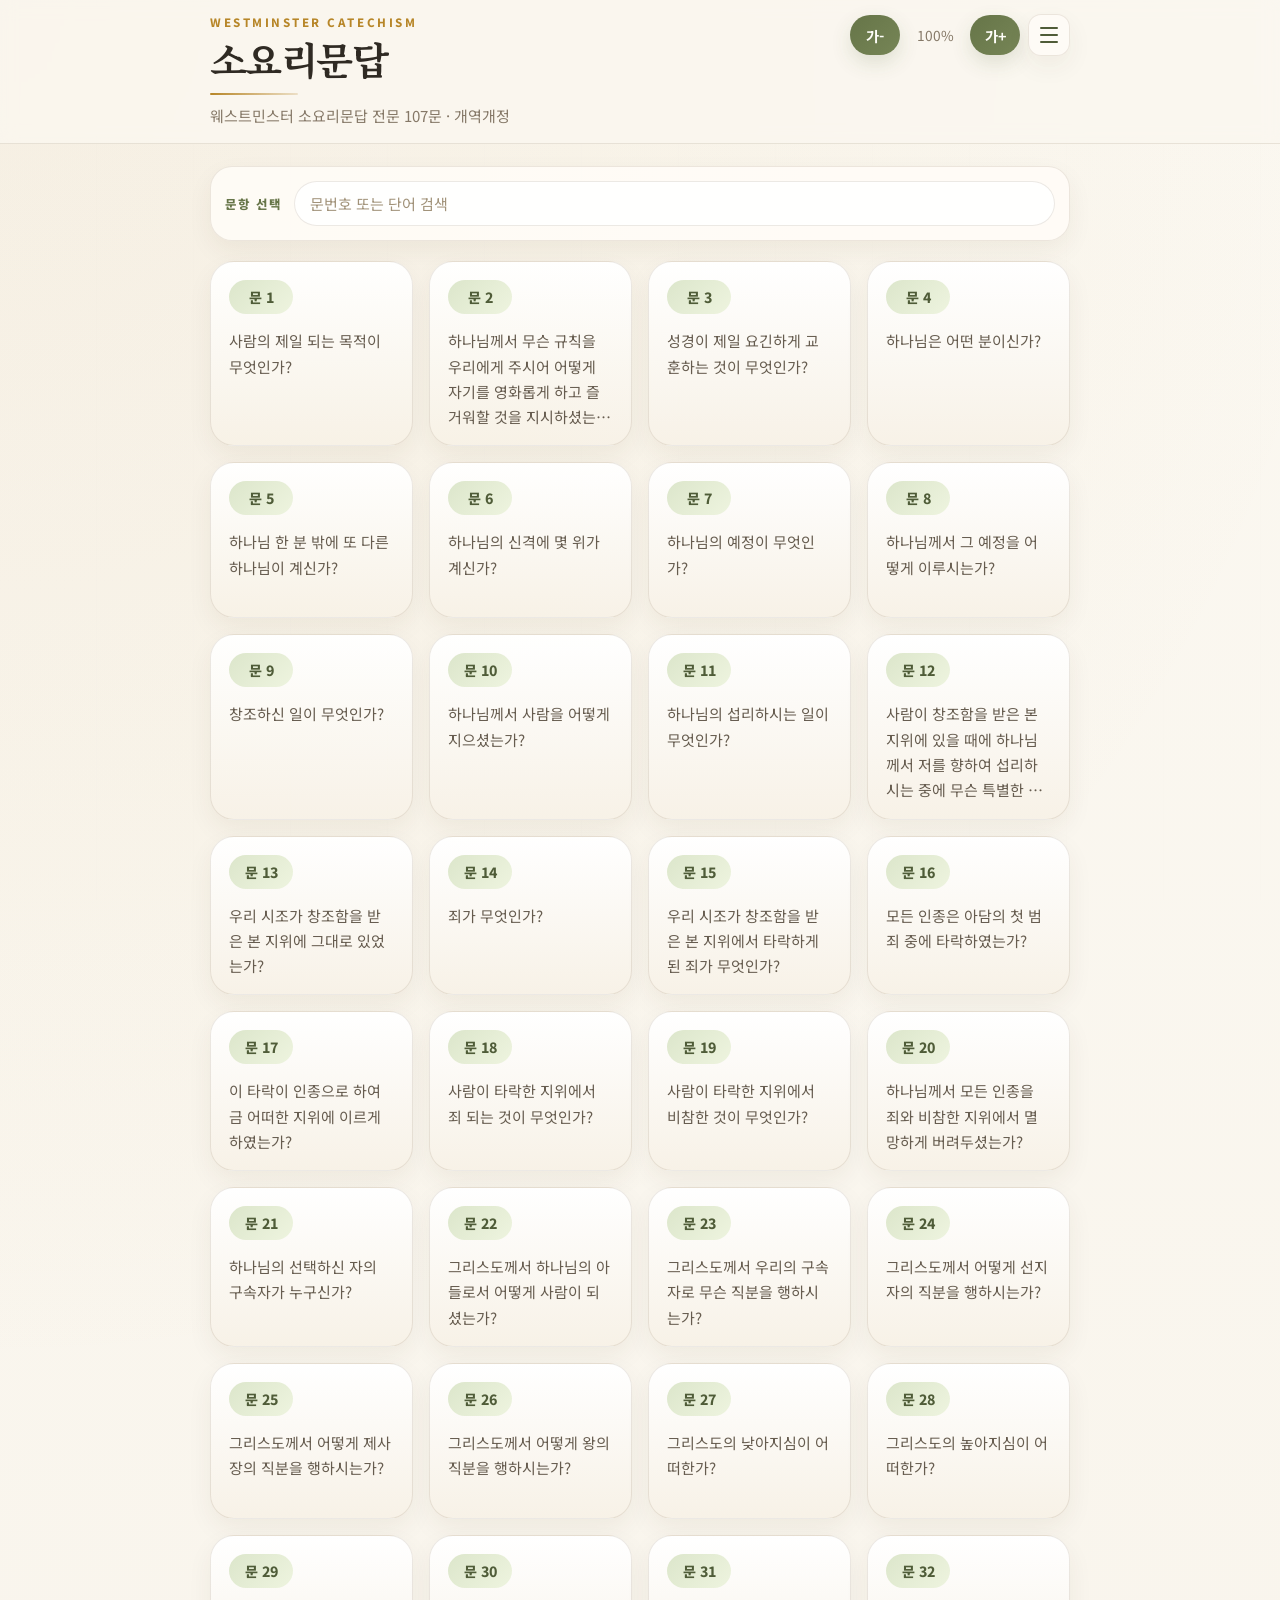
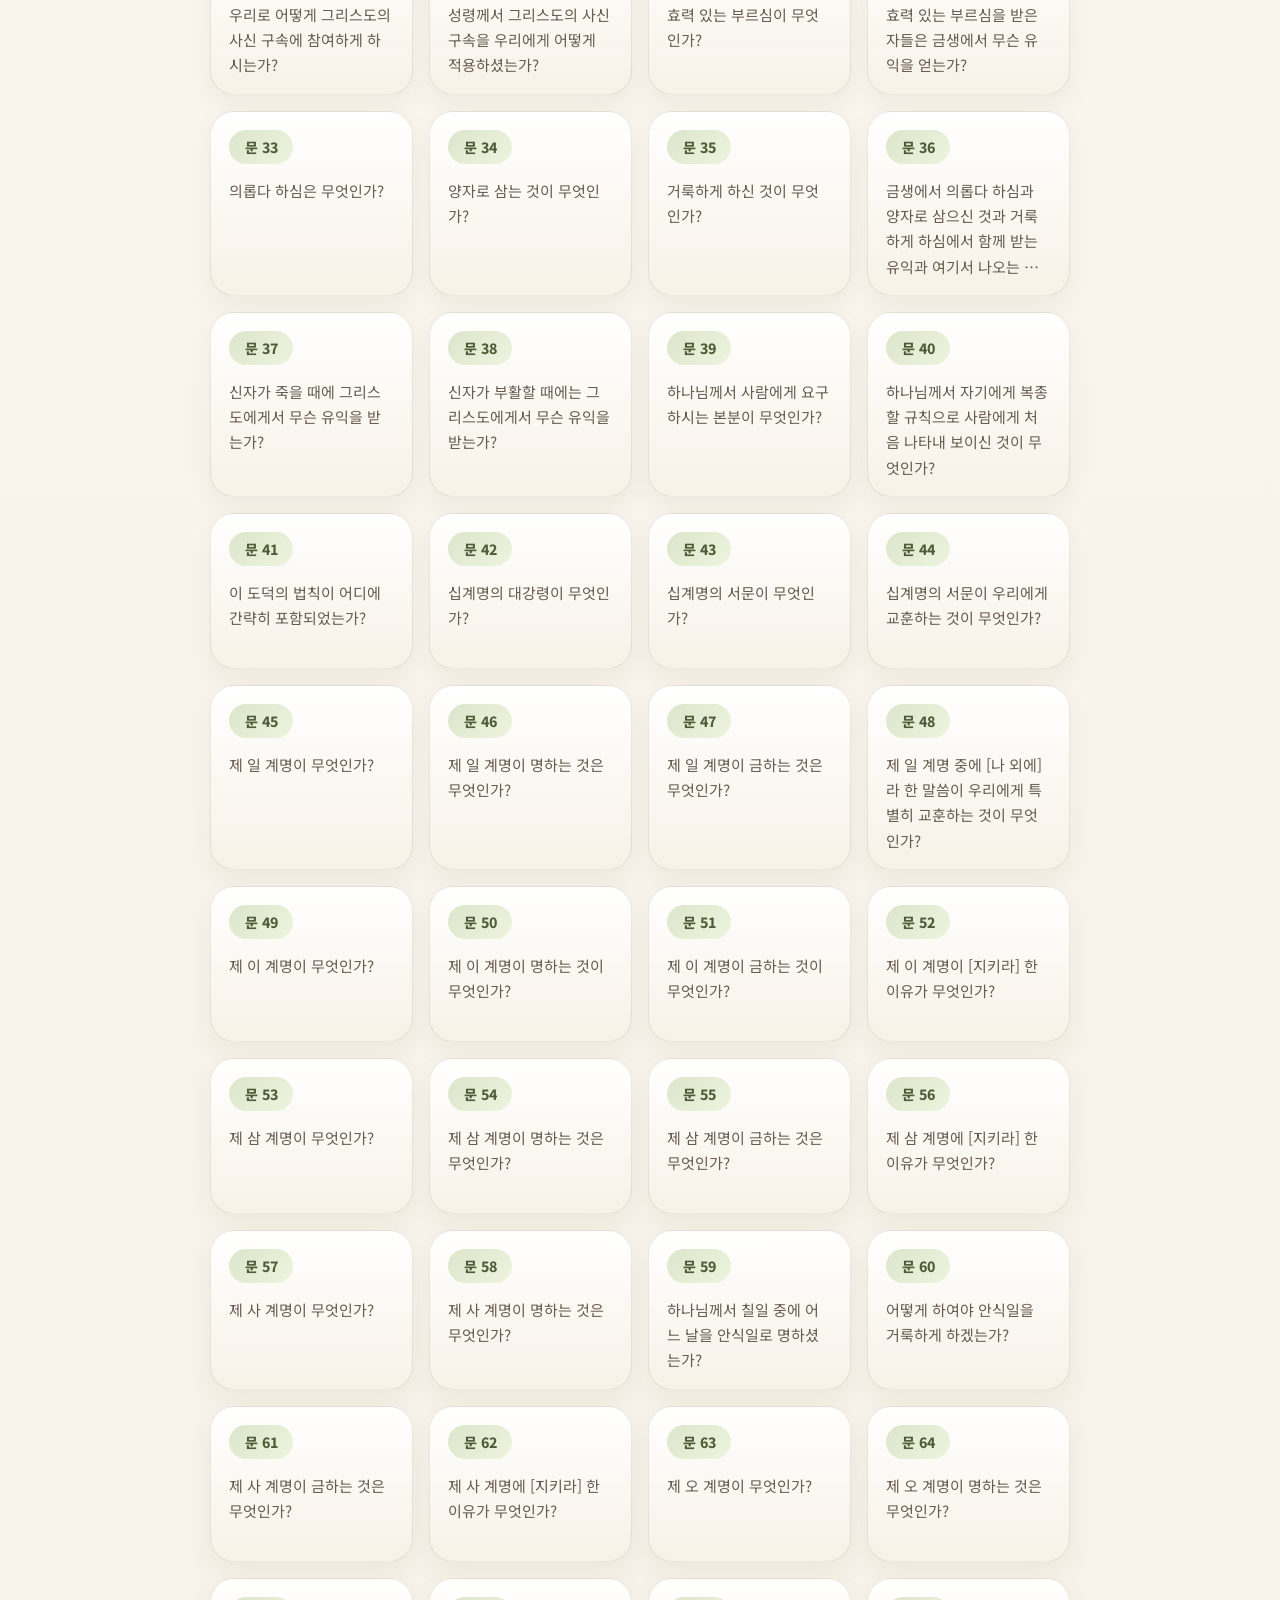
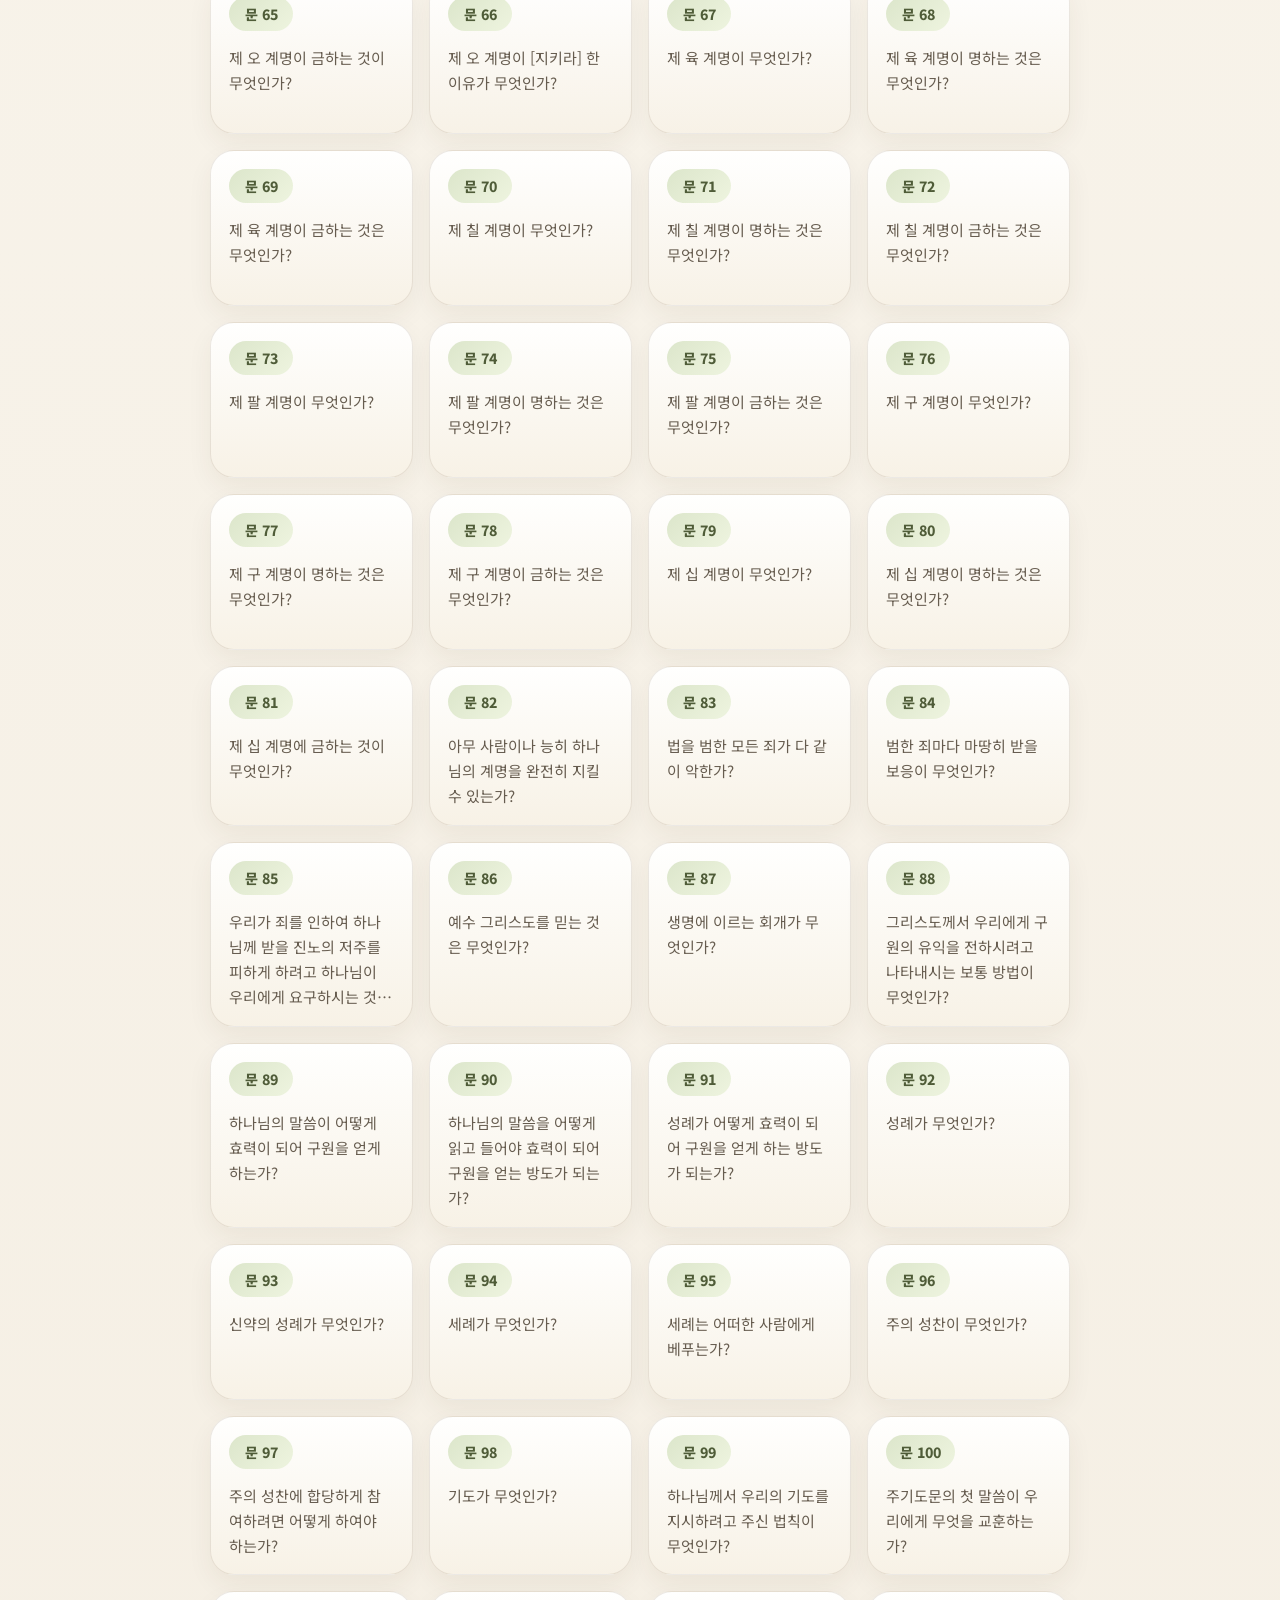
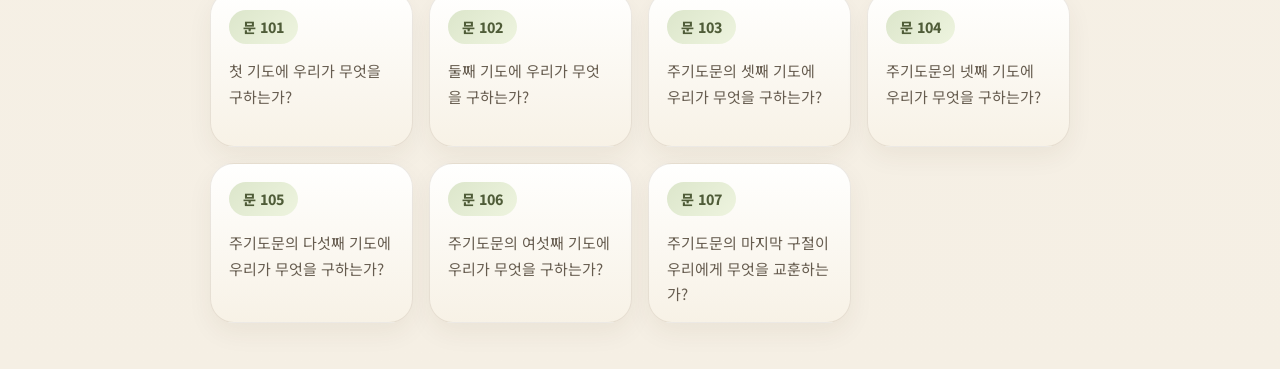
<file: index.html>
<!doctype html>
<html lang="ko">
  <head>
    <meta charset="UTF-8" />
    <meta name="viewport" content="width=device-width, initial-scale=1.0, viewport-fit=cover" />
    <meta name="theme-color" content="#f5efe4" />
    <meta name="apple-mobile-web-app-capable" content="yes" />
    <meta name="apple-mobile-web-app-status-bar-style" content="default" />
    <meta name="apple-mobile-web-app-title" content="웨스트민스터 소요리문답" />
    <title>웨스트민스터 소요리문답</title>
    <link rel="manifest" href="manifest.webmanifest" />
    <link rel="icon" type="image/png" sizes="32x32" href="icons/favicon-32.png" />
    <link rel="apple-touch-icon" href="icons/apple-touch-icon.png" />
    <link rel="preconnect" href="https://fonts.googleapis.com" />
    <link rel="preconnect" href="https://fonts.gstatic.com" crossorigin />
    <link
      href="https://fonts.googleapis.com/css2?family=Noto+Sans+KR:wght@400;500;700;800&family=Noto+Serif+KR:wght@600;700&display=swap"
      rel="stylesheet"
    />
    <link rel="stylesheet" href="style.css?v=4" />
  </head>
  <body>
    <header>
      <div class="header-shell">
        <div class="header-top-row">
          <div class="header-text-group">
            <p class="site-mark">WESTMINSTER CATECHISM</p>
            <h1>소요리문답</h1>
          </div>
          <div class="header-controls">
            <div class="font-controls">
              <button id="btn-font-decrease" class="nav-btn font-btn" aria-label="글자 작게">가-</button>
              <span id="font-size-display" class="font-display">100%</span>
              <button id="btn-font-increase" class="nav-btn font-btn" aria-label="글자 크게">가+</button>
            </div>
            <div class="header-menu" id="header-menu-wrap">
              <button
                class="header-menu-btn"
                id="menu-btn"
                aria-label="메뉴 열기"
                aria-expanded="false"
                aria-haspopup="true"
              >
                <span aria-hidden="true"></span>
                <span aria-hidden="true"></span>
                <span aria-hidden="true"></span>
              </button>
              <div class="header-menu-popup hidden" id="menu-popup" role="menu">
                <button class="header-menu-item header-menu-item-btn detail-only" id="btn-back" role="menuitem">
                  ← 목록
                </button>
                <a href="quiz.html" class="header-menu-item" role="menuitem">📖 암송 모드</a>
                <button class="header-menu-item header-menu-item-btn" id="btn-clear-cache" role="menuitem">
                  🔄 최신 내용으로 다시 받기
                </button>
              </div>
            </div>
          </div>
        </div>
        <div class="header-rule" aria-hidden="true"></div>
        <p class="subtitle">웨스트민스터 소요리문답 전문 107문 · 개역개정</p>
      </div>
    </header>

    <main>
      <section id="list-view" aria-label="소요리문답 목록">
        <div class="list-toolbar">
          <span class="section-label">문항 선택</span>
          <input
            id="search"
            class="search-input"
            type="search"
            placeholder="문번호 또는 단어 검색"
            aria-label="문항 검색"
          />
        </div>
        <div class="cards-grid" id="cards-container" role="list"></div>
      </section>

      <section id="detail-view" class="hidden" aria-label="문항 상세">
        <nav class="detail-nav" aria-label="문항 이동">
          <button id="btn-prev" class="nav-btn ghost" aria-label="이전 문항">이전</button>
          <span id="nav-counter" class="nav-counter" aria-live="polite"></span>
          <button id="btn-next" class="nav-btn ghost" aria-label="다음 문항">다음</button>
        </nav>

        <div class="detail-header">
          <div id="d-num" class="detail-num" aria-hidden="true"></div>
          <div id="d-question" class="detail-question" role="heading" aria-level="2"></div>
        </div>

        <div class="detail-actions" role="group" aria-label="말씀 읽어주기">
          <button id="btn-read-aloud" class="nav-btn speech-icon-btn" type="button" aria-pressed="false" aria-label="읽어주기">🔊</button>
          <button id="btn-repeat" class="nav-btn ghost speech-icon-btn" type="button" aria-pressed="false" aria-label="반복 재생">🔁</button>
          <button id="btn-speech-settings" class="nav-btn ghost speech-icon-btn" type="button" aria-label="읽기 설정" aria-haspopup="true" aria-expanded="false">⚙️</button>
          <div id="speech-settings-popup" class="speech-settings-popup hidden" role="dialog" aria-label="읽기 설정">
            <label class="speech-voice-control" for="speech-mode-select">
              <span>읽을 내용</span>
              <select id="speech-mode-select" class="speech-voice-select">
                <option value="question-answer">질문 + 답</option>
                <option value="answer">답만</option>
                <option value="question-answer-verses">질문 + 답 + 참고구절</option>
              </select>
            </label>
            <label class="speech-voice-control" for="speech-voice-select">
              <span>음성</span>
              <select id="speech-voice-select" class="speech-voice-select"></select>
            </label>
          </div>
        </div>

        <div class="answer-box" role="region" aria-label="답">
          <div class="answer-label" aria-hidden="true">답</div>
          <p id="d-answer" class="answer-text"></p>
        </div>

        <div class="verses-box" role="region" aria-label="성경 참고 구절">
          <div class="verses-label">성경 참고 구절</div>
          <div id="d-verses"></div>
        </div>

        <div id="d-quiz" class="quiz-box" role="region" aria-label="빈칸 퀴즈"></div>

        <nav class="detail-nav detail-nav-bottom" aria-label="문항 이동">
          <button id="btn-prev-bottom" class="nav-btn ghost" aria-label="이전 문항">이전</button>
          <span id="nav-counter-bottom" class="nav-counter" aria-live="polite"></span>
          <button id="btn-next-bottom" class="nav-btn ghost" aria-label="다음 문항">다음</button>
        </nav>
      </section>
    </main>

    <div id="toast" class="toast hidden" role="alert" aria-live="assertive"></div>

    <script src="config.js?v=1"></script>
    <script src="data.js?v=1"></script>
    <script src="app.js?v=1"></script>
  </body>
</html>
</file>
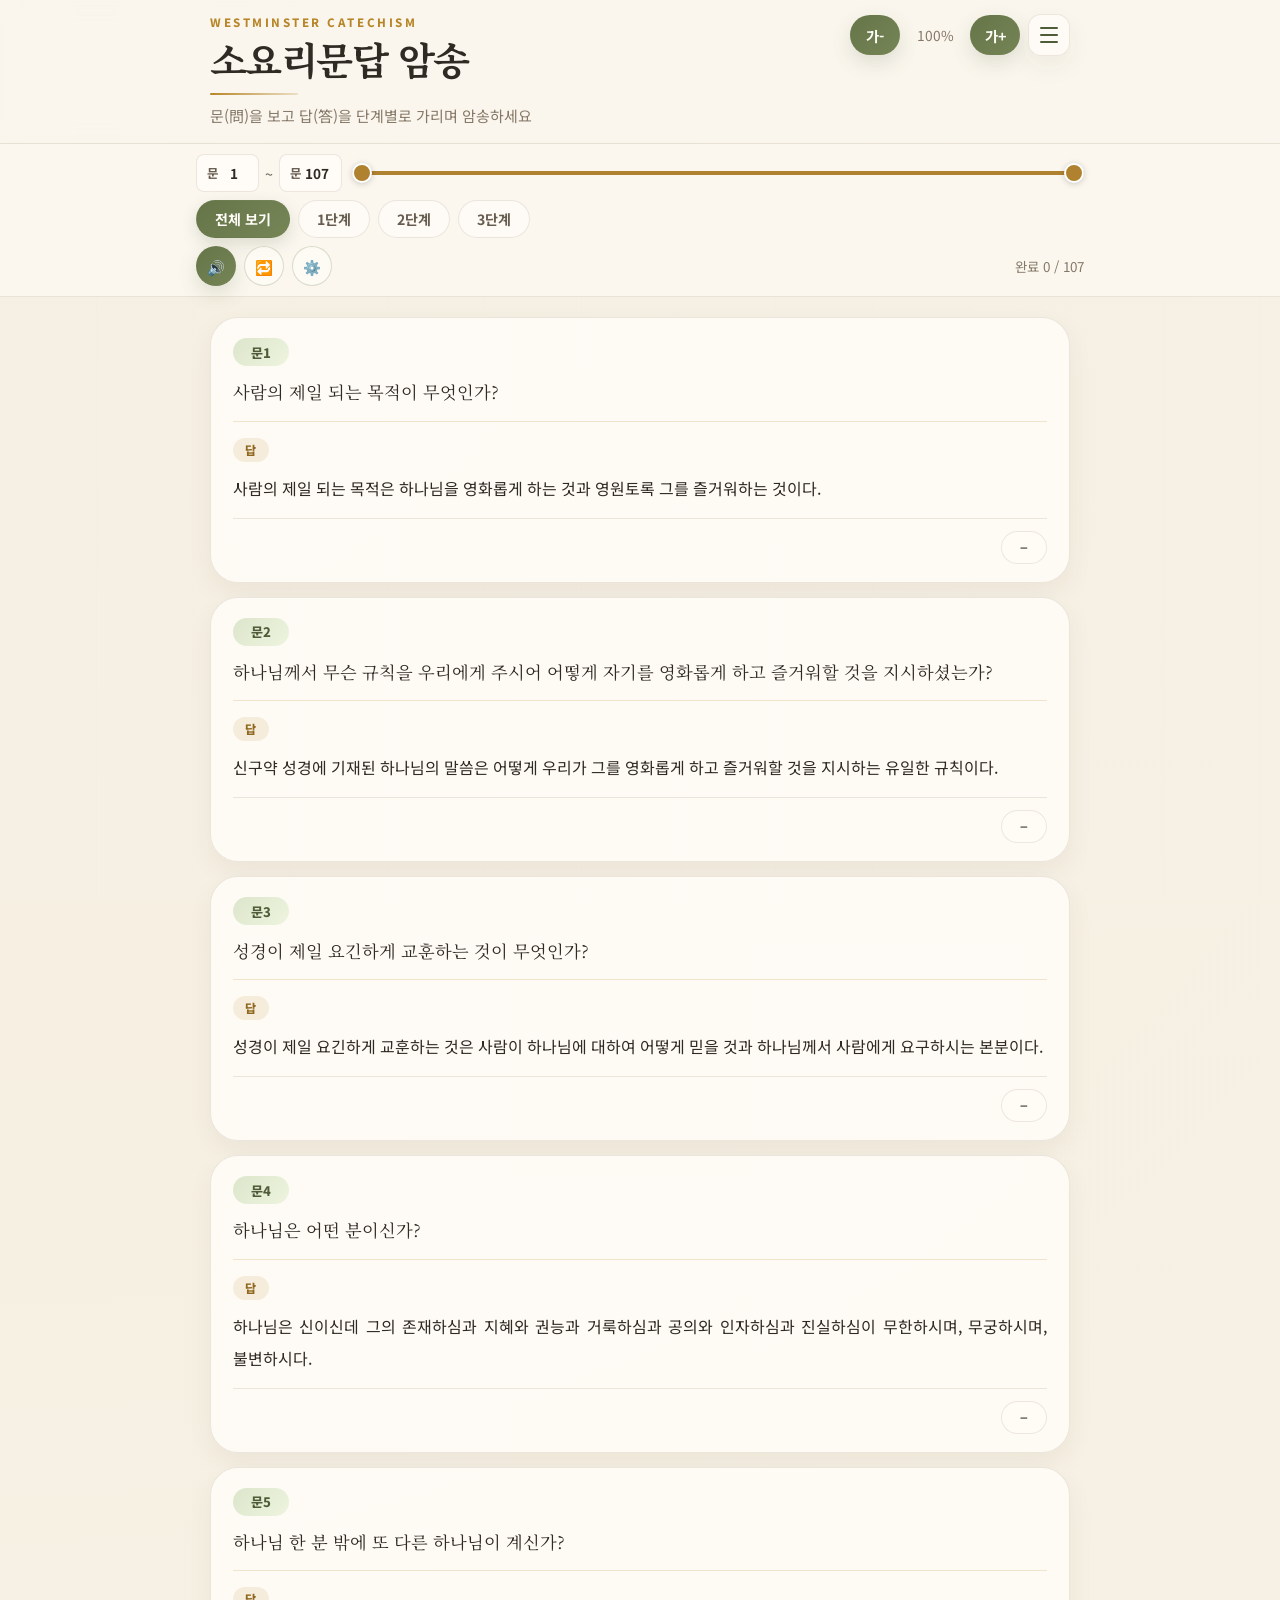
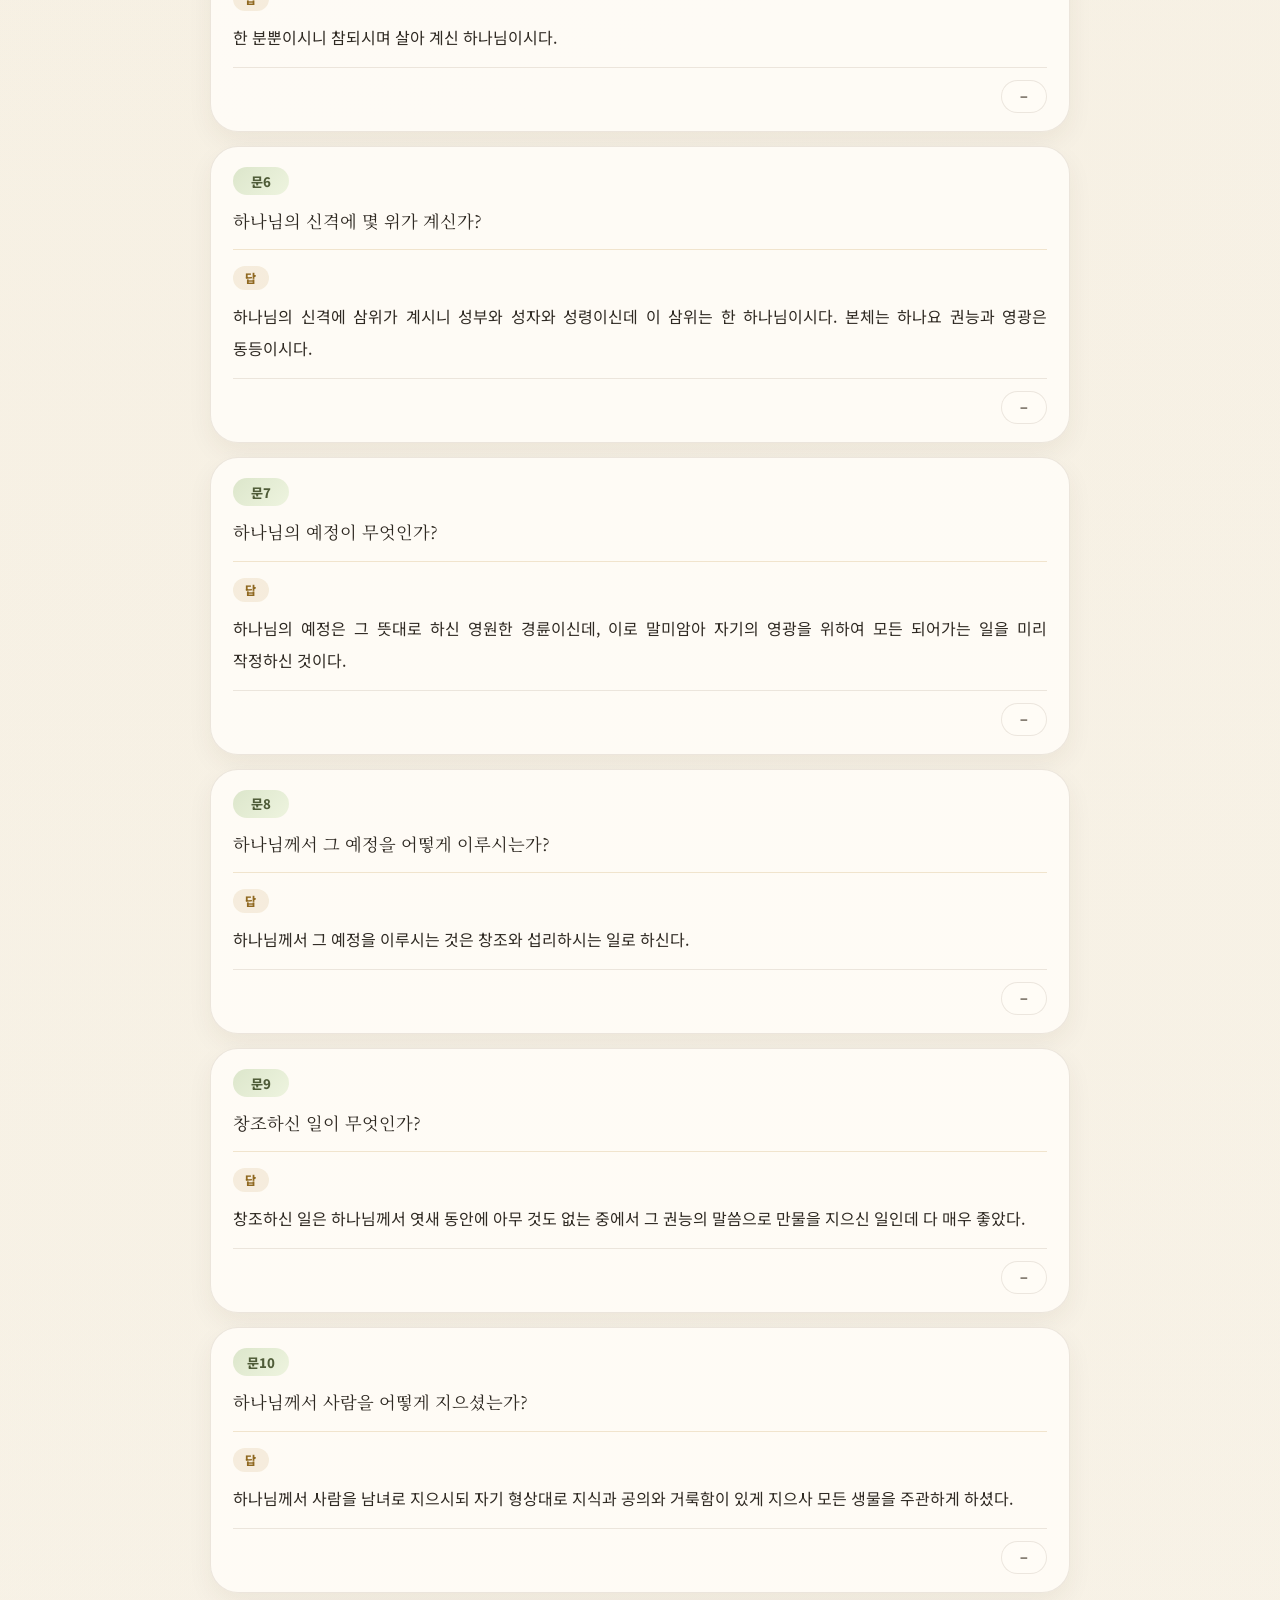
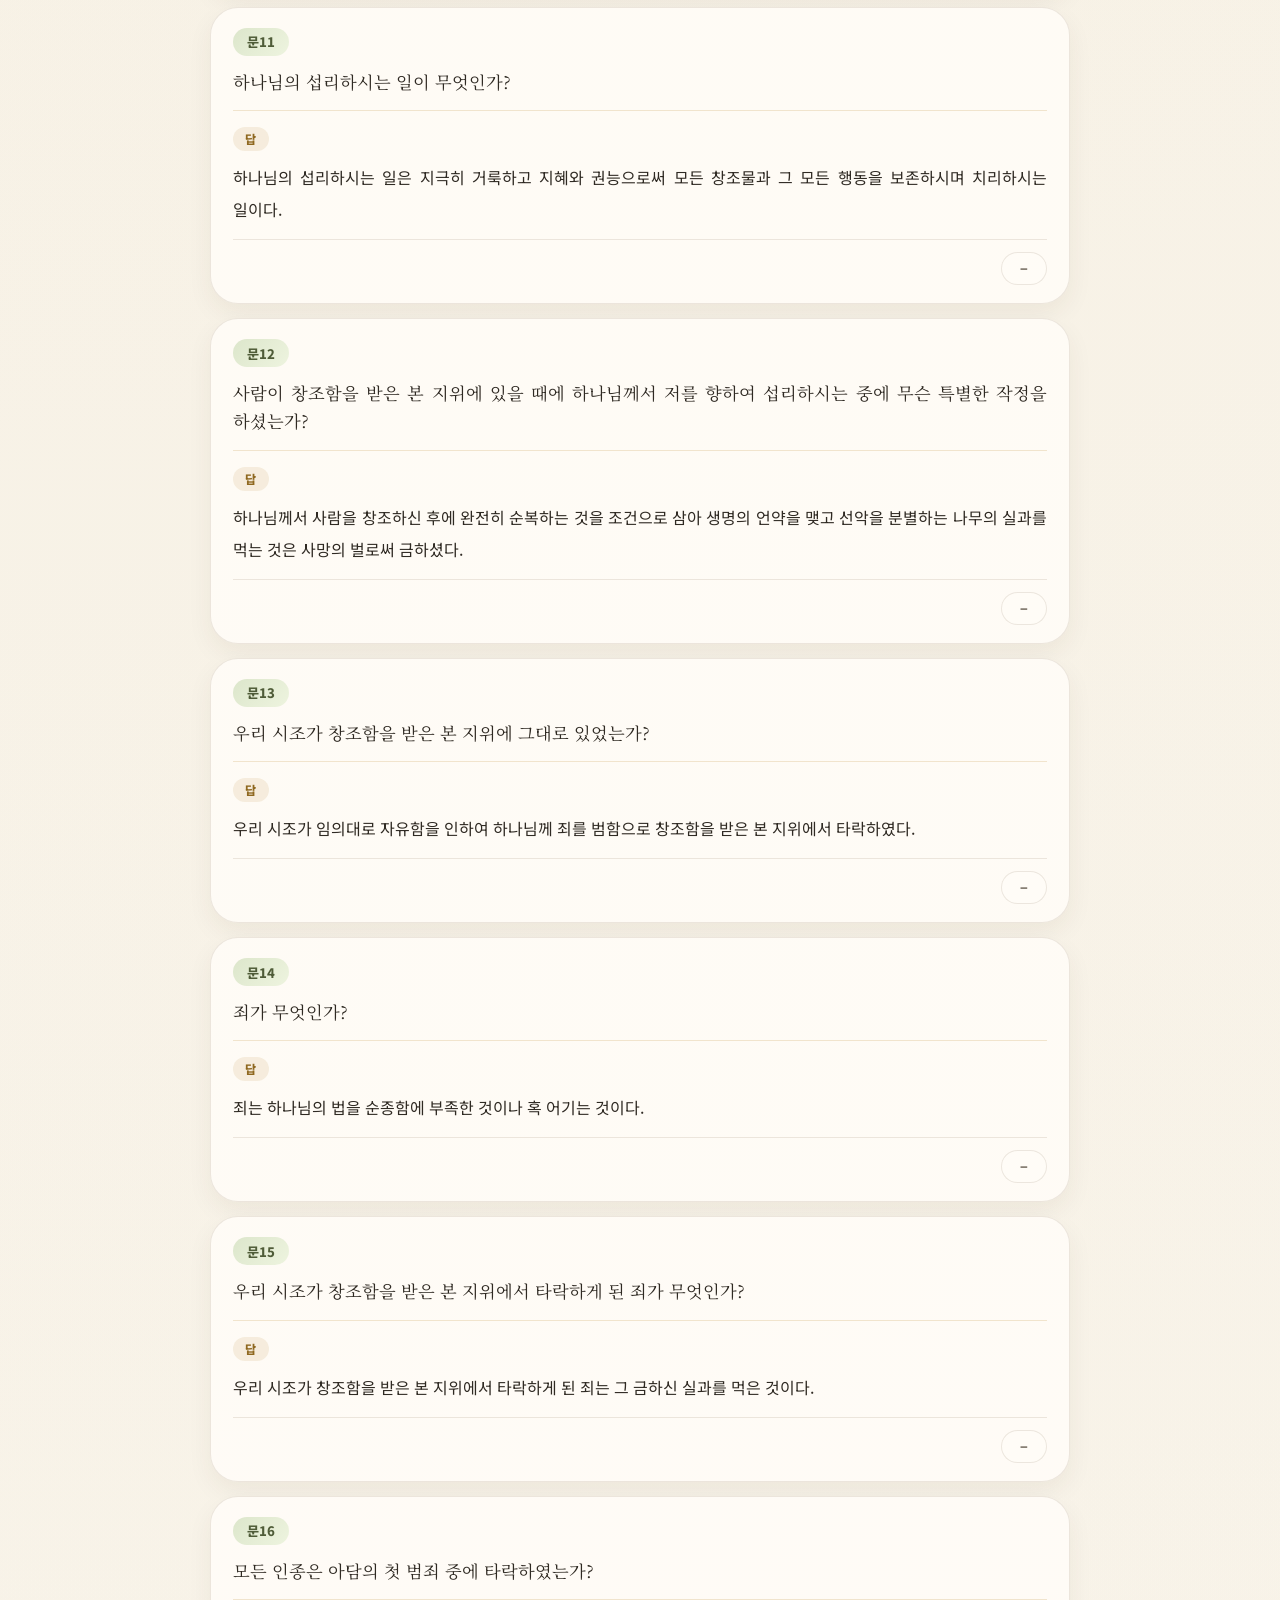
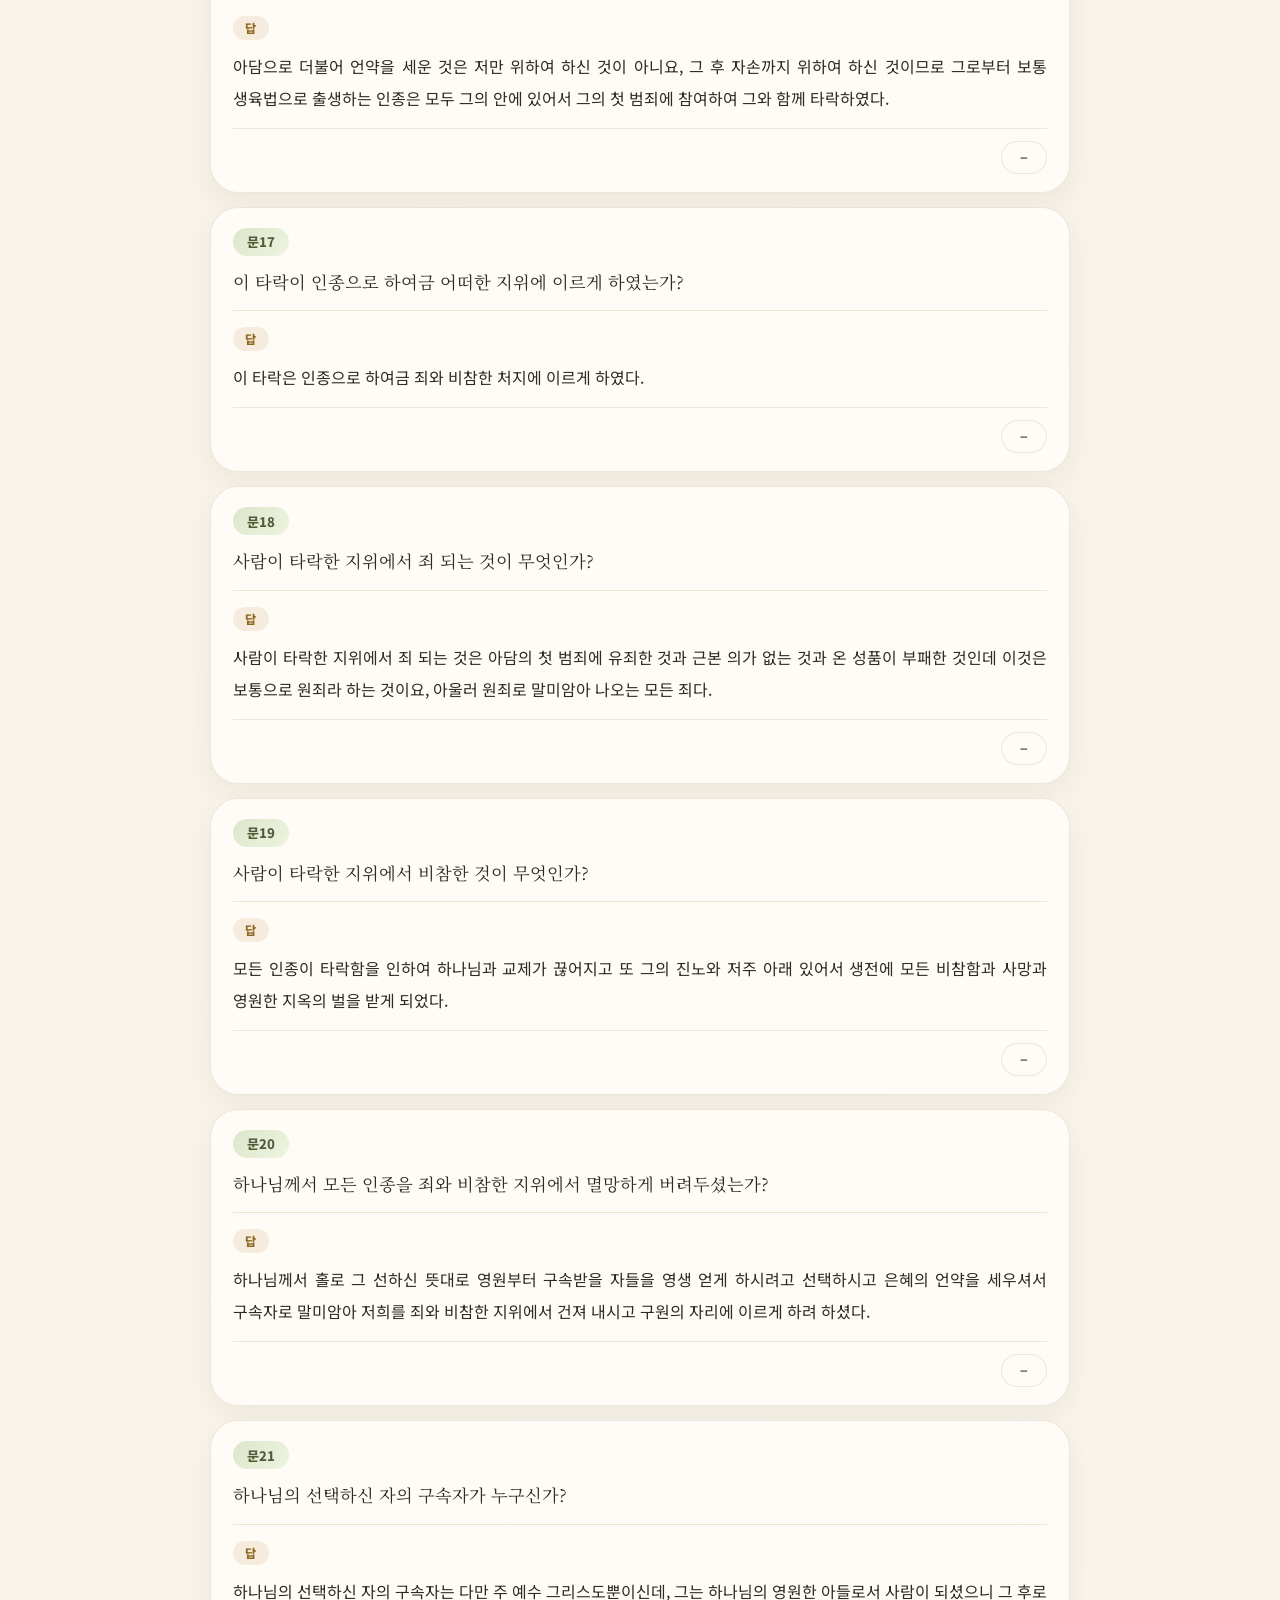
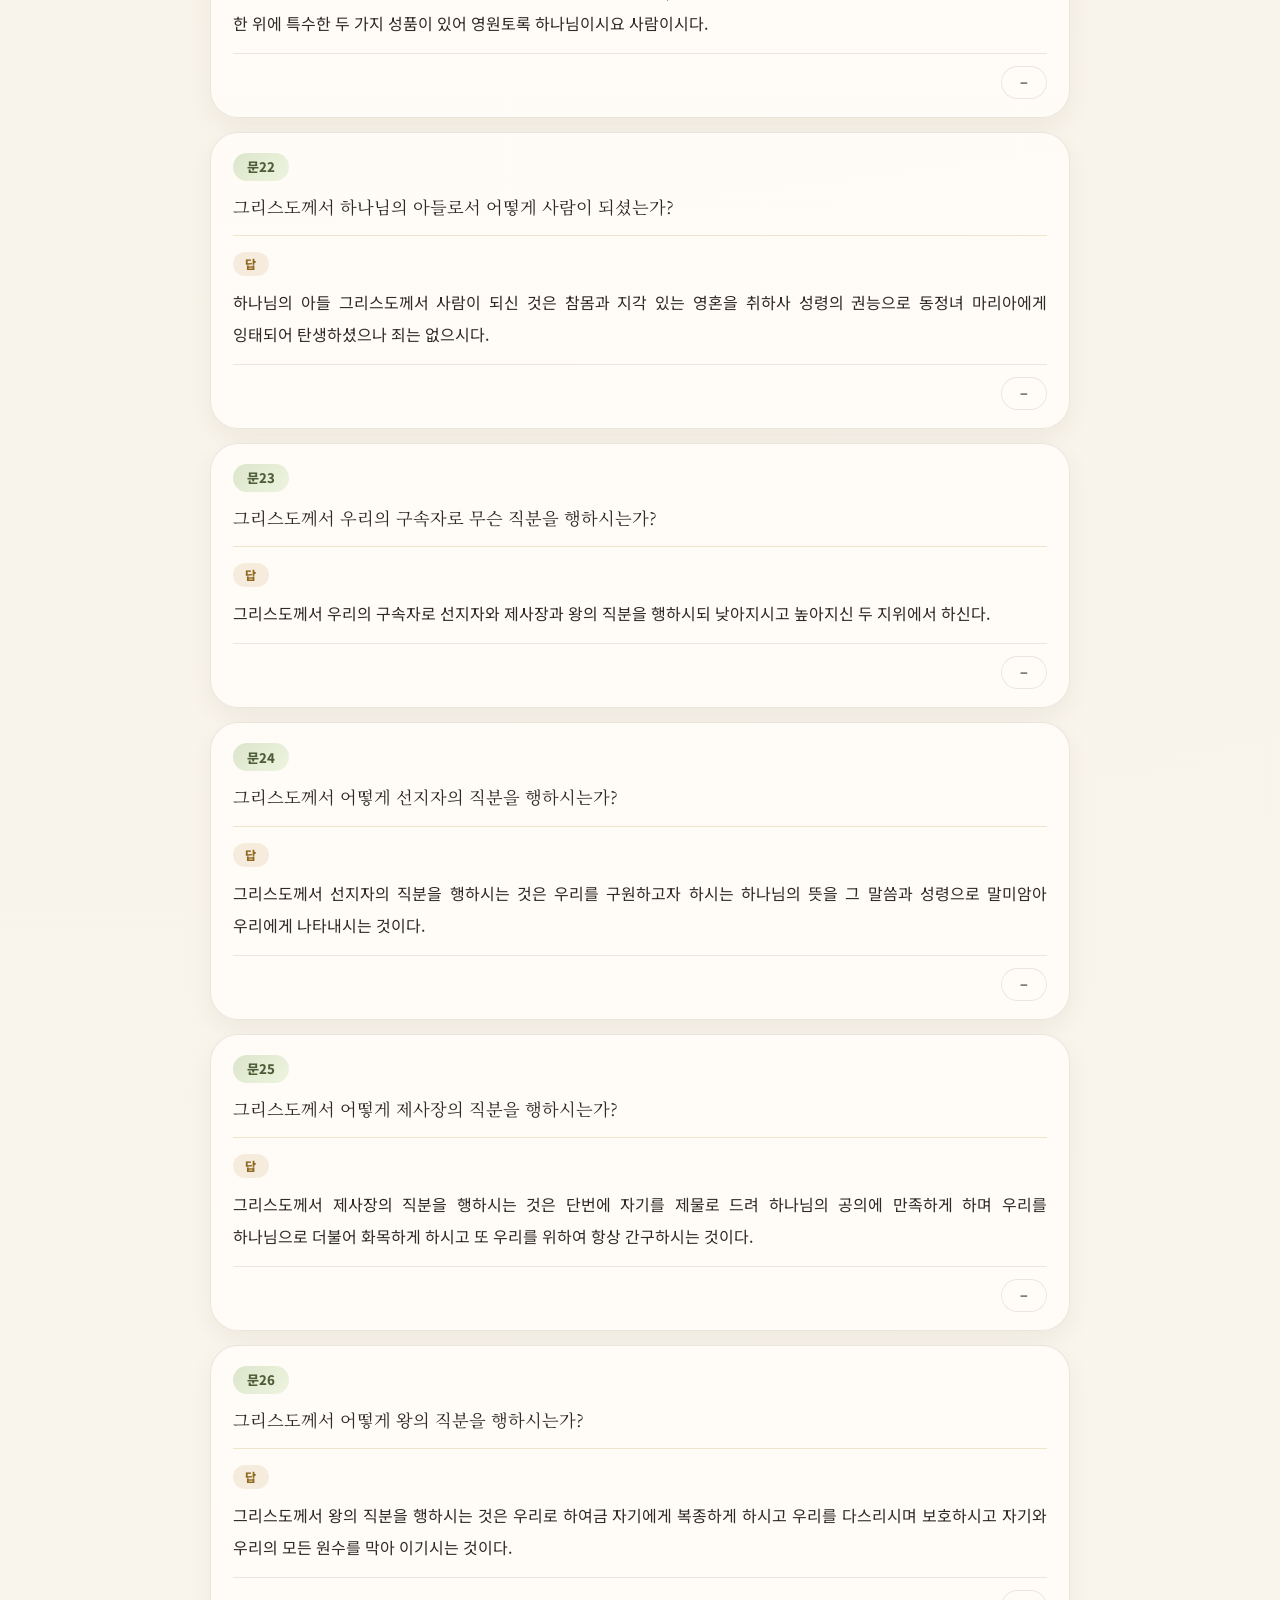
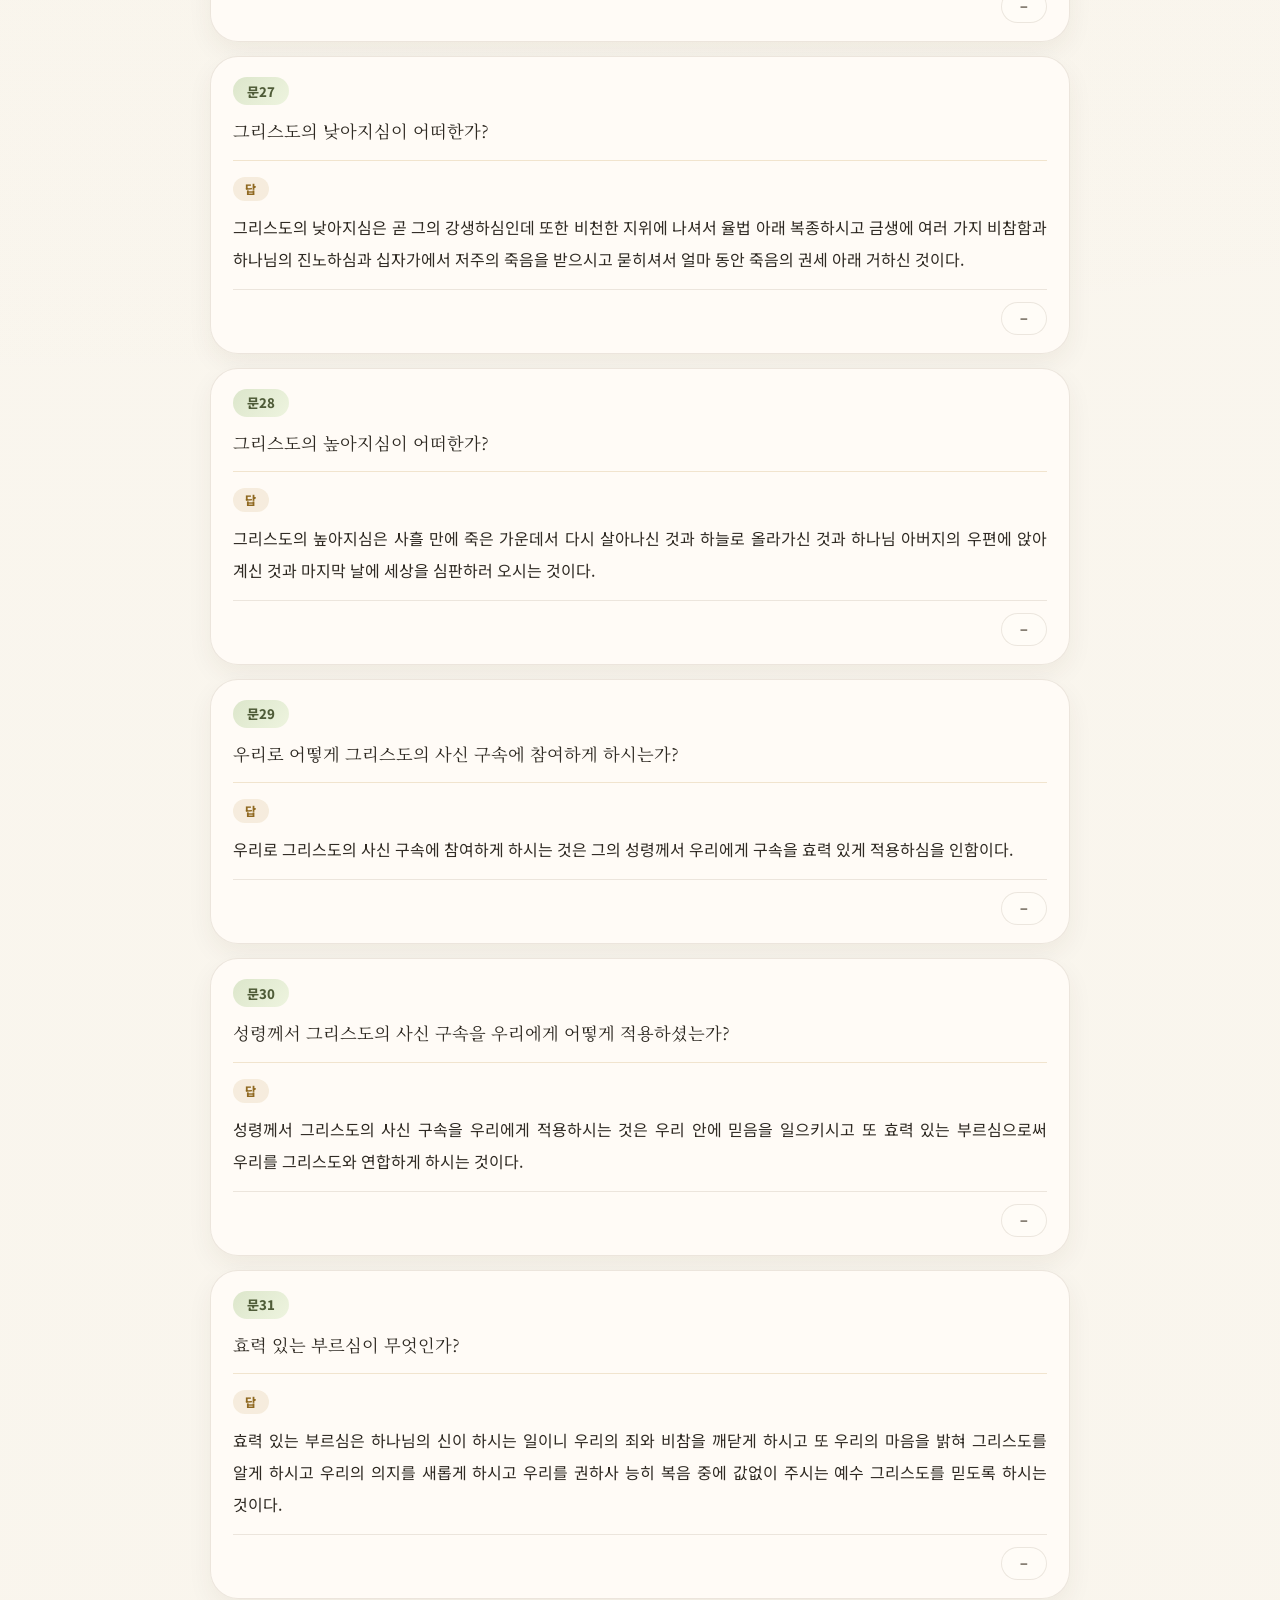
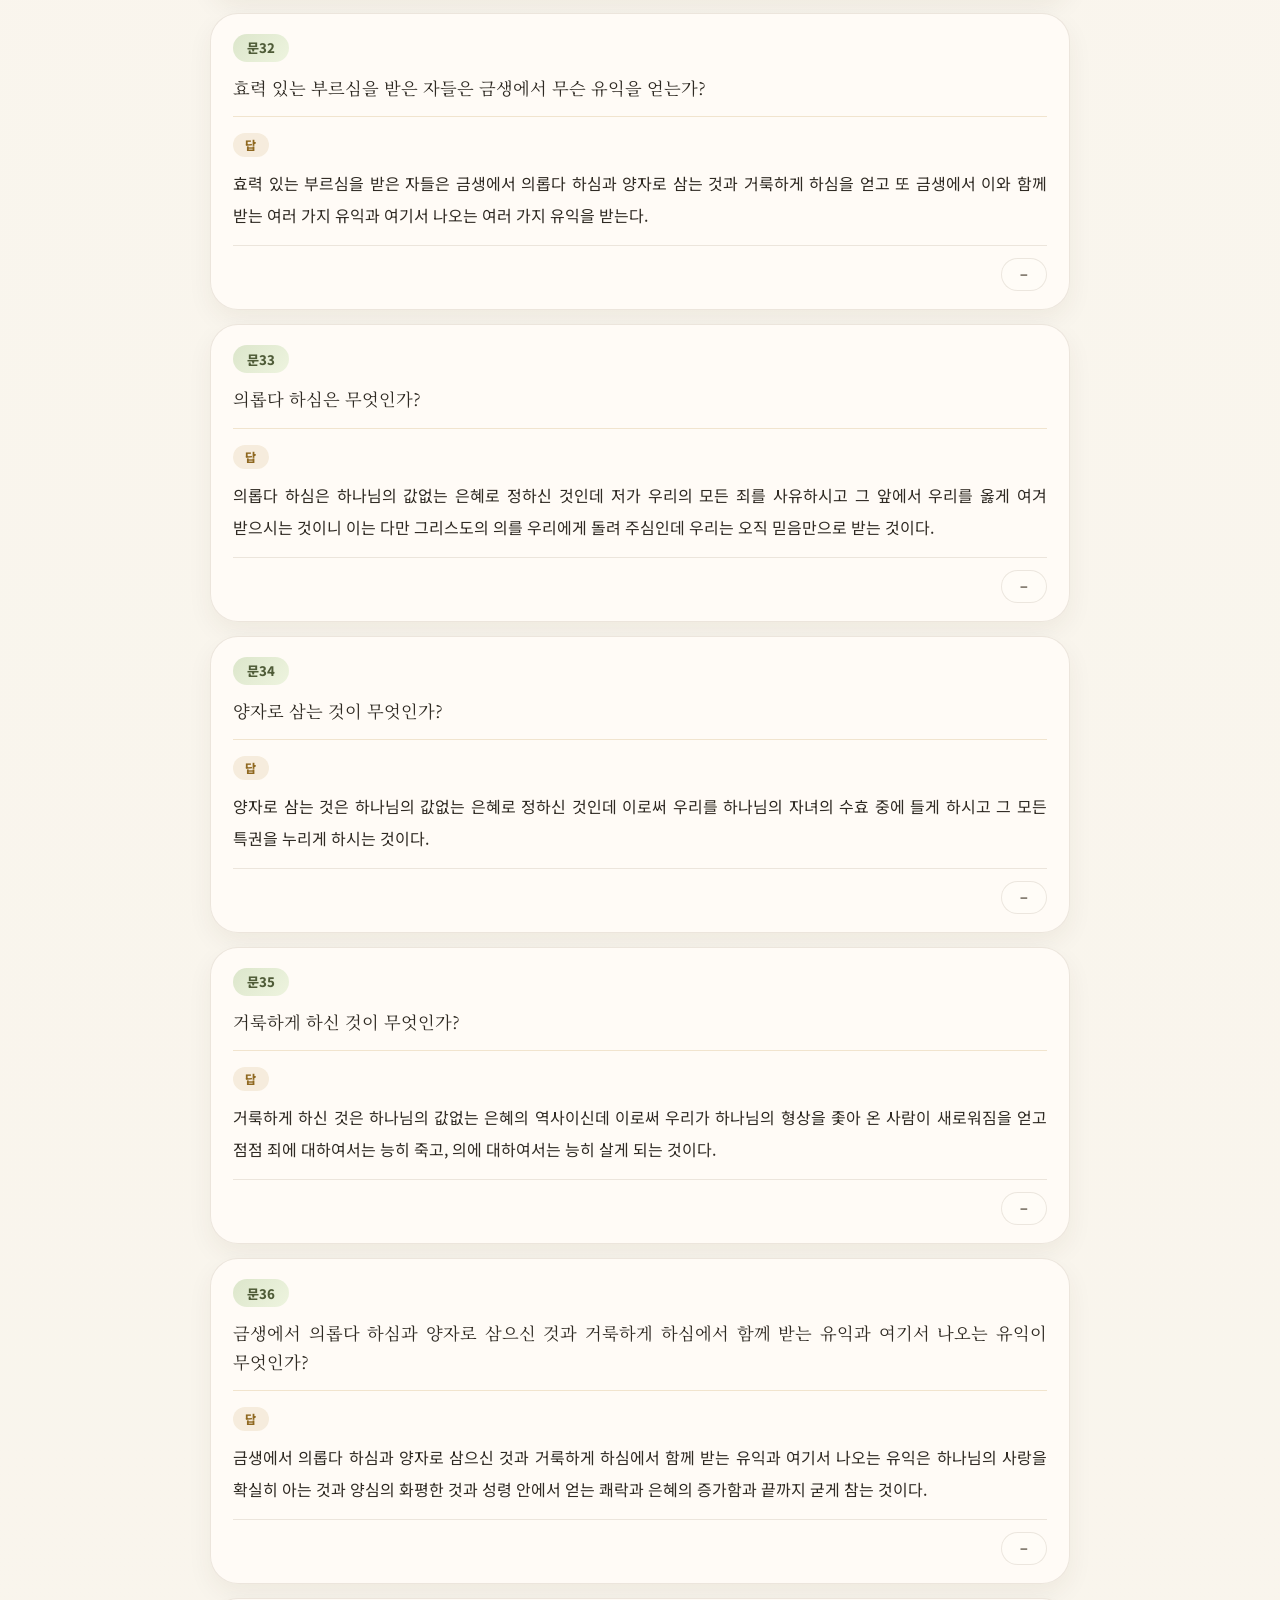
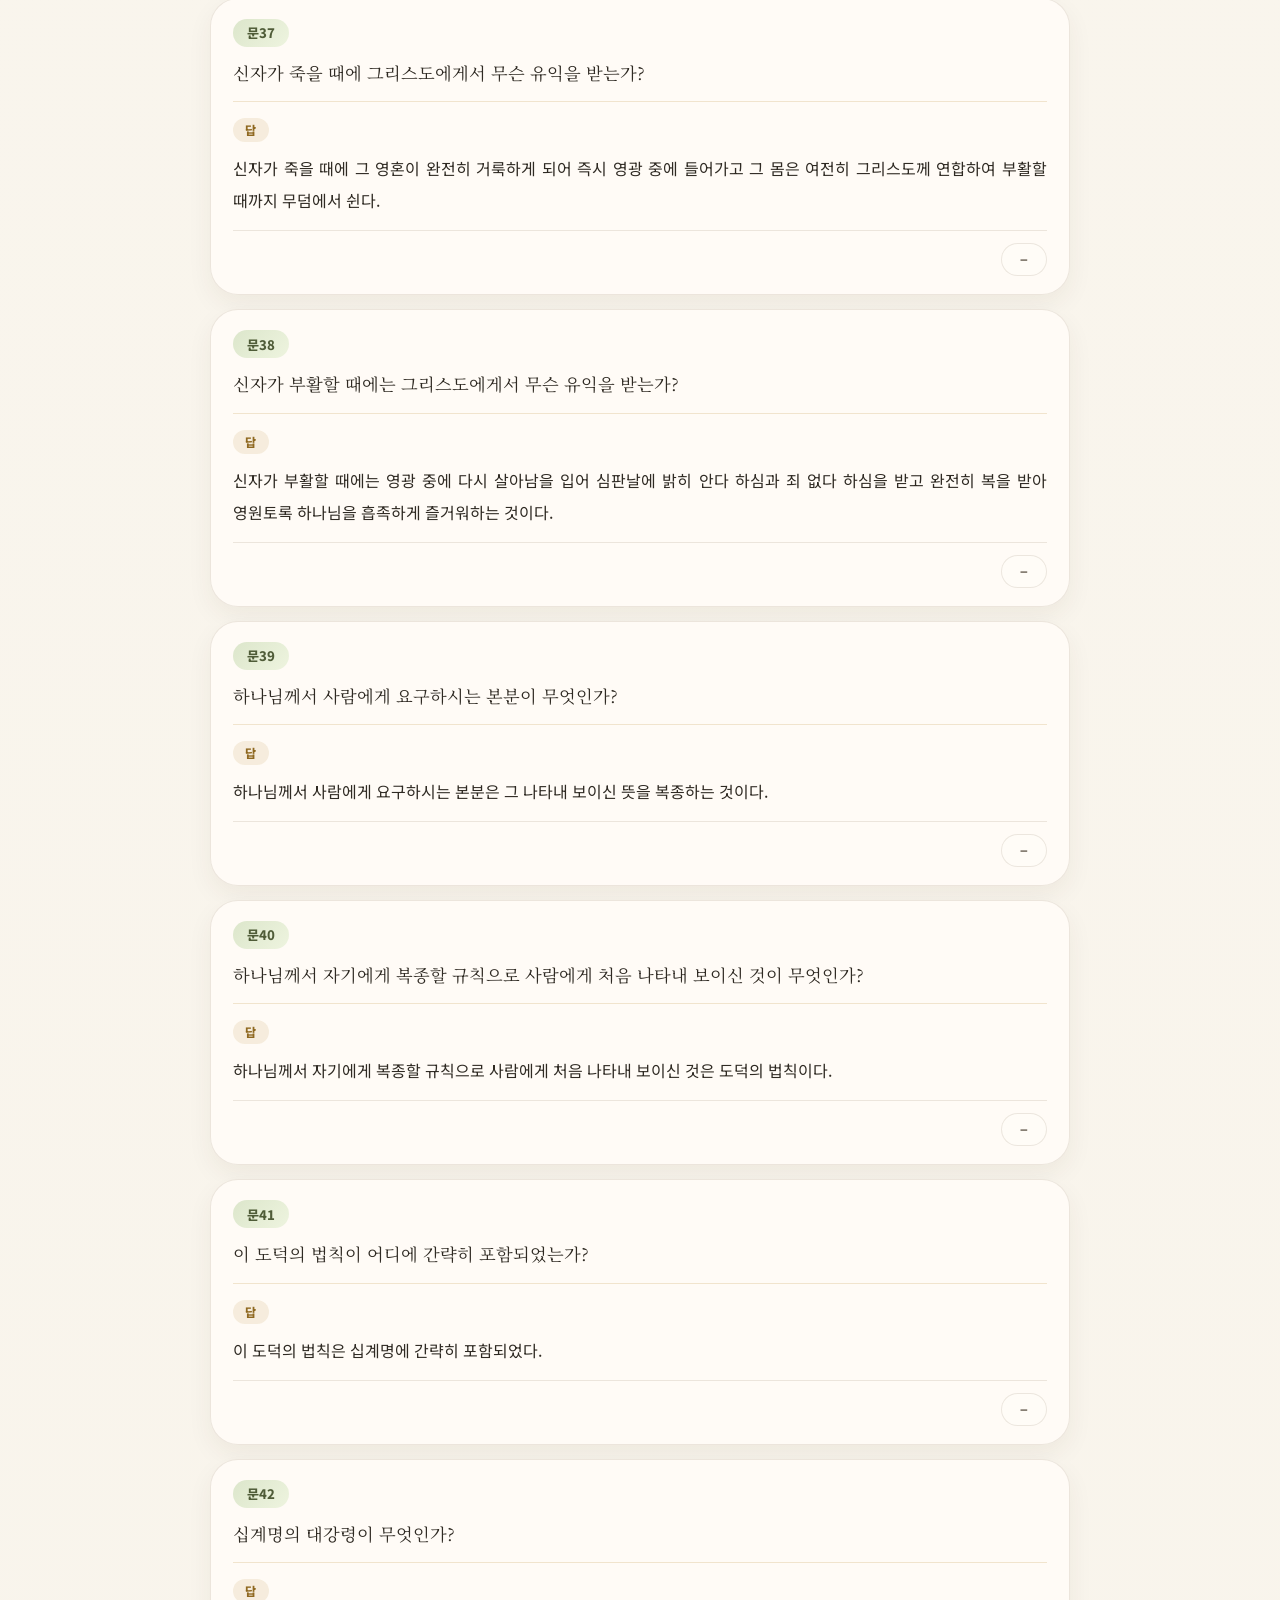
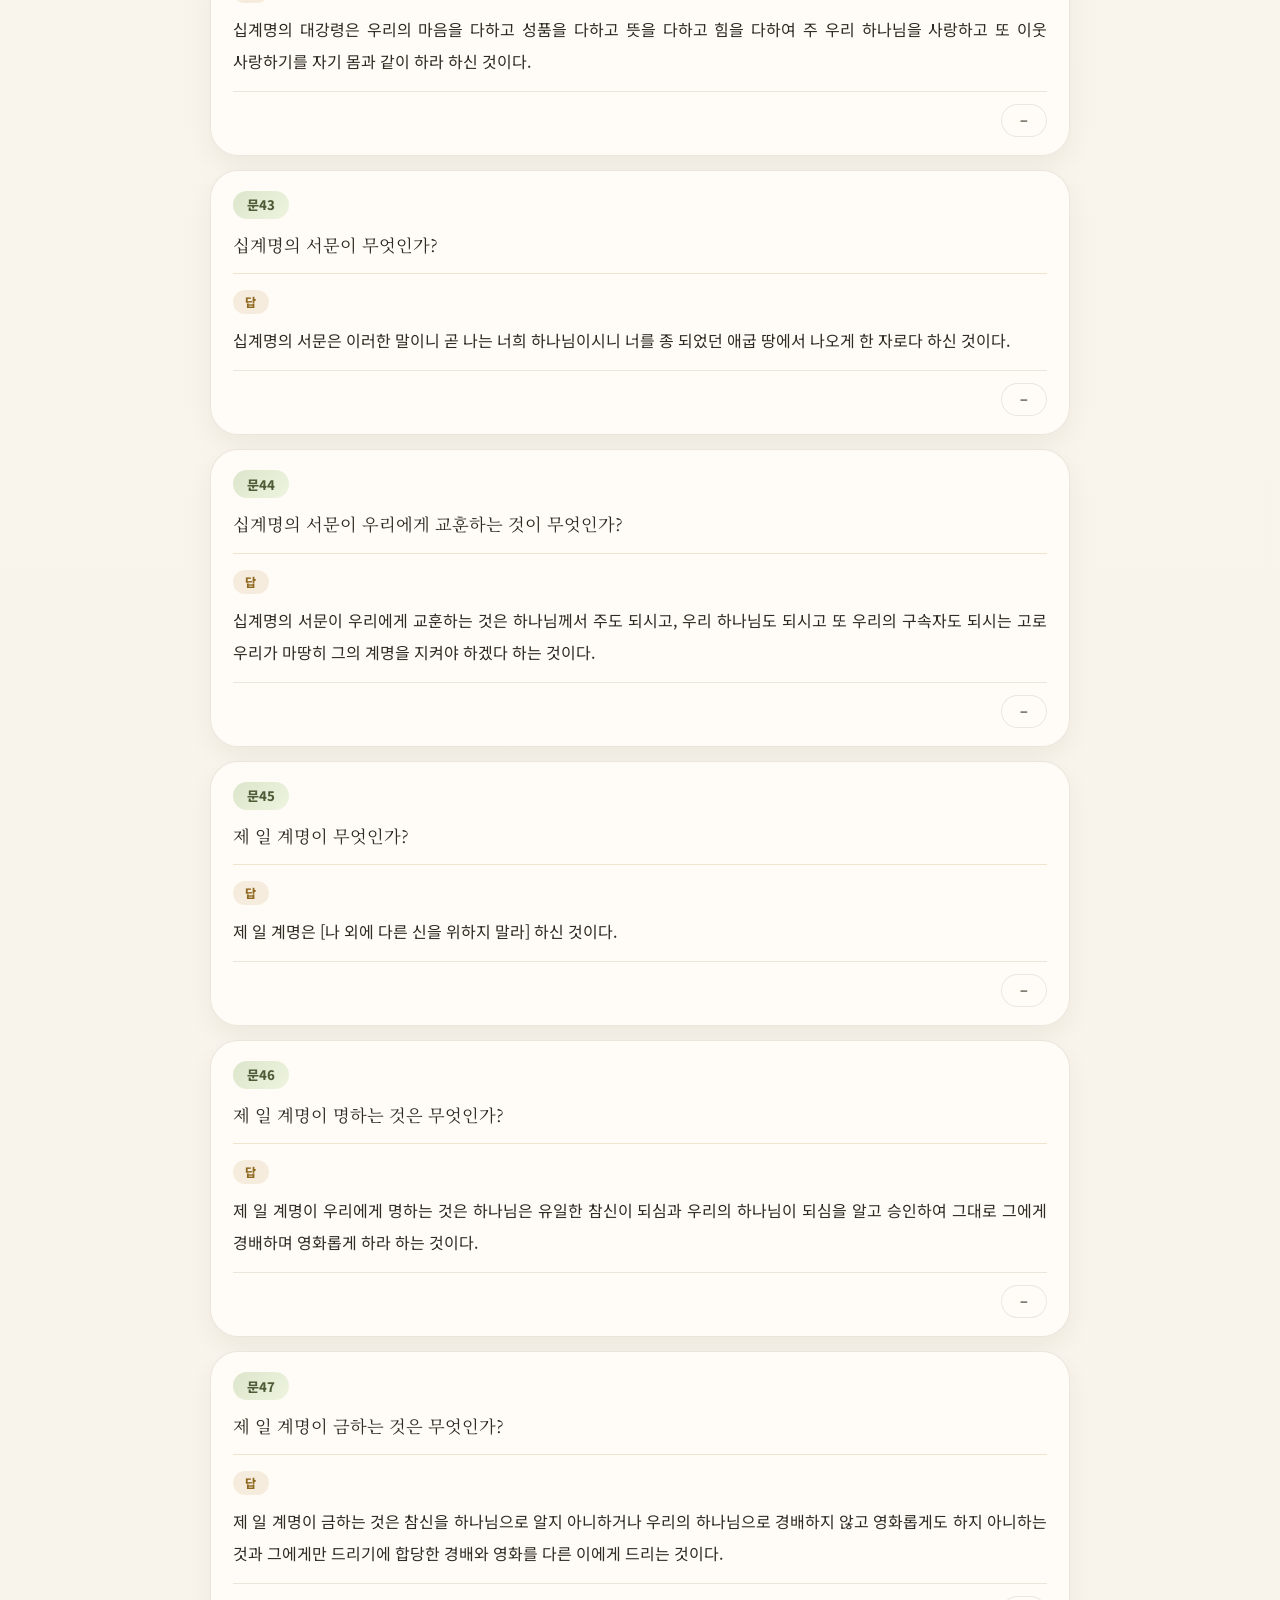
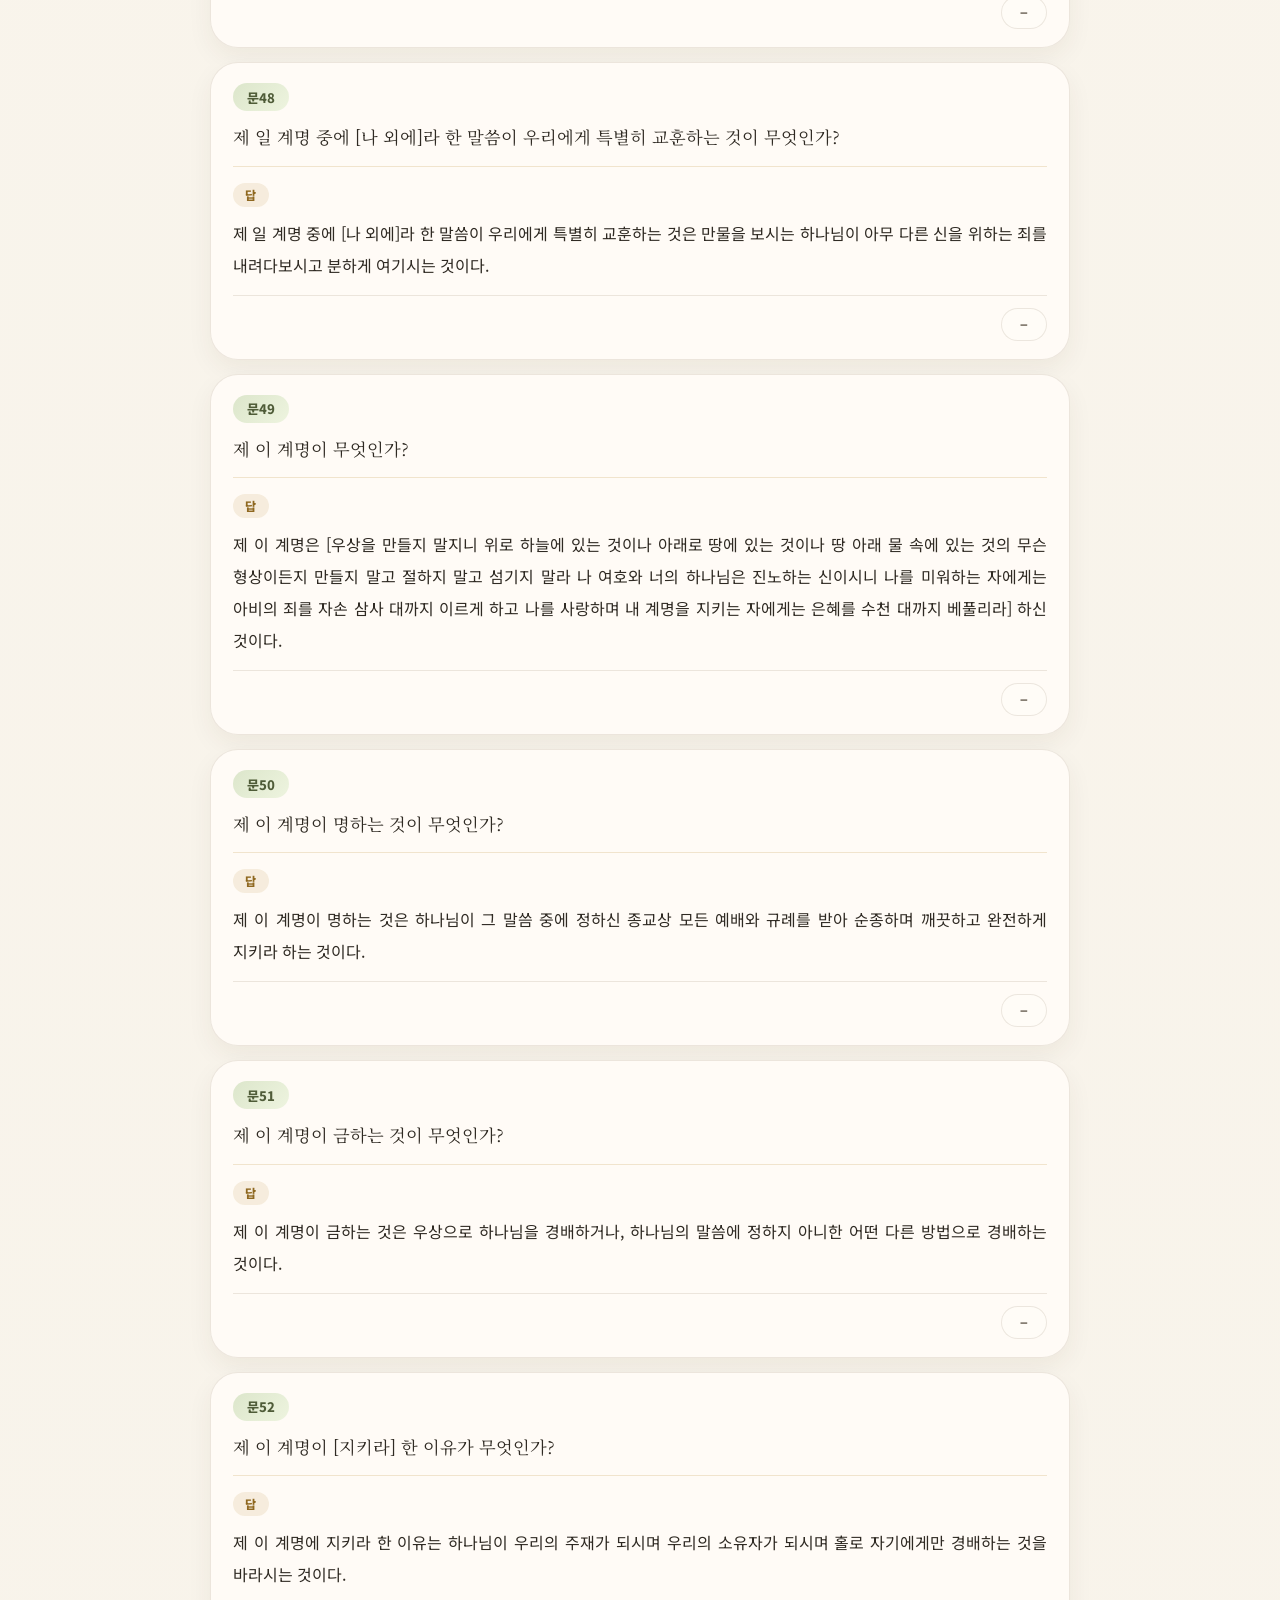
<file: quiz.html>
<!doctype html>
<html lang="ko">
  <head>
    <meta charset="UTF-8" />
    <meta name="viewport" content="width=device-width, initial-scale=1.0, viewport-fit=cover" />
    <meta name="theme-color" content="#f5efe4" />
    <meta name="apple-mobile-web-app-capable" content="yes" />
    <meta name="apple-mobile-web-app-status-bar-style" content="default" />
    <meta name="apple-mobile-web-app-title" content="소요리문답 암송" />
    <title>소요리문답 암송</title>
    <link rel="manifest" href="manifest.webmanifest" />
    <link rel="icon" type="image/png" sizes="32x32" href="icons/favicon-32.png" />
    <link rel="apple-touch-icon" href="icons/apple-touch-icon.png" />
    <link rel="preconnect" href="https://fonts.googleapis.com" />
    <link rel="preconnect" href="https://fonts.gstatic.com" crossorigin />
    <link
      href="https://fonts.googleapis.com/css2?family=Noto+Sans+KR:wght@400;500;700;800&family=Noto+Serif+KR:wght@600;700&display=swap"
      rel="stylesheet"
    />
    <link rel="stylesheet" href="style.css?v=4" />
    <link rel="stylesheet" href="quiz.css?v=4" />
  </head>
  <body>
    <header>
      <div class="header-shell">
        <div class="header-top-row">
          <div class="header-text-group">
            <p class="site-mark">WESTMINSTER CATECHISM</p>
            <h1>소요리문답 암송</h1>
          </div>
          <div class="header-controls">
            <div class="font-controls">
              <button id="btn-font-decrease" class="nav-btn font-btn" aria-label="글자 작게">가-</button>
              <span id="font-size-display" class="font-display">100%</span>
              <button id="btn-font-increase" class="nav-btn font-btn" aria-label="글자 크게">가+</button>
            </div>
            <div class="header-menu" id="header-menu-wrap">
              <button
                class="header-menu-btn"
                id="menu-btn"
                aria-label="메뉴 열기"
                aria-expanded="false"
                aria-haspopup="true"
              >
                <span aria-hidden="true"></span>
                <span aria-hidden="true"></span>
                <span aria-hidden="true"></span>
              </button>
              <div class="header-menu-popup hidden" id="menu-popup" role="menu">
                <a href="index.html" class="header-menu-item" role="menuitem">← 목록</a>
              </div>
            </div>
          </div>
        </div>
        <div class="header-rule" aria-hidden="true"></div>
        <p class="subtitle">문(問)을 보고 답(答)을 단계별로 가리며 암송하세요</p>
      </div>
    </header>

    <main>
      <div class="quiz-ctrl-wrap">
        <div class="quiz-ctrl">
          <div class="range-row" role="group" aria-label="구간 선택">
            <div class="dual-range-vals">
              <label class="dual-val-box" id="range-from-val" for="inp-from"
                ><span class="dual-prefix">문</span
                ><input
                  type="text"
                  id="inp-from"
                  class="dual-val-input"
                  inputmode="numeric"
                  pattern="[0-9]*"
                  value="1"
                  aria-label="시작 번호 직접 입력"
              /></label>
              <span class="dual-tilde">~</span>
              <label class="dual-val-box" id="range-to-val" for="inp-to"
                ><span class="dual-prefix">문</span
                ><input
                  type="text"
                  id="inp-to"
                  class="dual-val-input"
                  inputmode="numeric"
                  pattern="[0-9]*"
                  value="107"
                  aria-label="끝 번호 직접 입력"
              /></label>
            </div>
            <div class="dual-range-track-wrap">
              <div class="dual-range-bg"></div>
              <div class="dual-range-fill" id="range-fill"></div>
              <input
                type="range"
                id="range-from"
                class="dual-range-input"
                min="1"
                max="107"
                value="1"
                aria-label="시작 번호"
              />
              <input
                type="range"
                id="range-to"
                class="dual-range-input"
                min="1"
                max="107"
                value="107"
                aria-label="끝 번호"
              />
            </div>
          </div>
          <div class="stage-row" role="group" aria-label="암송 단계 선택">
            <button class="stage-btn" data-s="0" title="답을 모두 보여줍니다">전체 보기</button>
            <button class="stage-btn" data-s="1" title="핵심 명사를 가립니다">1단계</button>
            <button class="stage-btn" data-s="2" title="절반씩 번갈아 가립니다">2단계</button>
            <button class="stage-btn" data-s="3" title="답을 전부 가립니다">3단계</button>
          </div>
          <div class="ctrl-foot">
            <button class="reveal-btn hidden" id="reveal-all" type="button">전체 공개</button>
            <div class="quiz-speech-controls" role="group" aria-label="암송 읽어주기">
              <button id="btn-quiz-read-aloud" class="nav-btn speech-icon-btn" type="button" aria-pressed="false" aria-label="읽어주기">🔊</button>
              <button id="btn-quiz-repeat" class="nav-btn ghost speech-icon-btn" type="button" aria-pressed="false" aria-label="반복 재생">🔁</button>
              <button id="btn-quiz-speech-settings" class="nav-btn ghost speech-icon-btn" type="button" aria-label="읽기 설정" aria-haspopup="true" aria-expanded="false">⚙️</button>
              <div id="quiz-speech-settings-popup" class="speech-settings-popup hidden" role="dialog" aria-label="읽기 설정">
                <label class="speech-voice-control" for="quiz-speech-mode-select">
                  <span>읽을 내용</span>
                  <select id="quiz-speech-mode-select" class="speech-voice-select">
                    <option value="question-answer">질문 + 답</option>
                    <option value="answer">답만</option>
                  </select>
                </label>
                <label class="speech-voice-control" for="quiz-speech-voice-select">
                  <span>음성</span>
                  <select id="quiz-speech-voice-select" class="speech-voice-select"></select>
                </label>
              </div>
            </div>
            <span class="progress-label" id="progress" aria-live="polite">완료 0 / 107</span>
          </div>
        </div>
      </div>

      <ol class="quiz-list" id="quiz-list" aria-label="소요리문답 암송 목록"></ol>
    </main>

    <div id="toast" class="toast hidden" role="alert" aria-live="assertive"></div>

    <script src="config.js?v=1"></script>
    <script src="data.js?v=1"></script>
    <script src="quiz.js?v=1"></script>
  </body>
</html>
</file>
<file: style.css>
:root {
  --bg: #f5efe4;
  --bg-soft: #fbf8f1;
  --surface: rgba(255, 252, 247, 0.88);
  --surface-strong: #fffdf9;
  --surface-muted: #f7f1e6;
  --line: rgba(120, 102, 70, 0.14);
  --line-strong: rgba(120, 102, 70, 0.24);
  --olive: #667548;
  --olive-deep: #4f5c38;
  --olive-soft: #dce6cb;
  --gold: #b78628;
  --text: #2f2a23;
  --text-muted: #665c4f;
  --text-soft: #857867;
  --shadow-sm: 0 10px 26px rgba(72, 54, 25, 0.06);
  --shadow-md: 0 16px 42px rgba(72, 54, 25, 0.09);
  --radius-sm: 14px;
  --radius-md: 22px;
  --radius-lg: 28px;
  --shell-max: 860px;
  --page-gutter: 14px;
}

*,
*::before,
*::after {
  box-sizing: border-box;
  margin: 0;
  padding: 0;
}

html {
  scroll-behavior: smooth;
}

body {
  min-height: 100vh;
  font-family: 'Noto Sans KR', 'Apple SD Gothic Neo', 'Malgun Gothic', sans-serif;
  color: var(--text);
  background:
    radial-gradient(circle at top left, rgba(183, 134, 40, 0.08), transparent 26%),
    linear-gradient(180deg, var(--bg-soft) 0%, var(--bg) 100%);
}

body::before {
  content: '';
  position: fixed;
  inset: 0;
  pointer-events: none;
  opacity: 0.28;
  background:
    linear-gradient(rgba(255, 255, 255, 0.14), rgba(255, 255, 255, 0.14)),
    repeating-linear-gradient(
      90deg,
      transparent 0,
      transparent 96px,
      rgba(140, 116, 72, 0.02) 96px,
      rgba(140, 116, 72, 0.02) 97px
    );
}

.hidden {
  display: none !important;
}

header {
  position: relative;
  z-index: 2;
  padding: 14px 14px 16px;
  border-bottom: 1px solid var(--line);
  background: rgba(251, 247, 240, 0.82);
  backdrop-filter: blur(8px);
}

.header-shell {
  max-width: calc(var(--shell-max) + (var(--page-gutter) * 2));
  margin: 0 auto;
  padding: 0 var(--page-gutter);
}

.header-top-row {
  display: flex;
  align-items: flex-start;
  justify-content: space-between;
  gap: 12px;
  margin-bottom: 0;
}

.header-text-group {
  min-width: 0;
}

/* ── 헤더 메뉴 ── */
.header-menu {
  position: relative;
  flex-shrink: 0;
  z-index: 30;
}

.header-menu-btn {
  display: flex;
  flex-direction: column;
  justify-content: center;
  align-items: center;
  gap: 5px;
  width: 42px;
  height: 42px;
  border: 1px solid var(--line);
  border-radius: 13px;
  background: rgba(255, 252, 247, 0.88);
  box-shadow: var(--shadow-sm);
  cursor: pointer;
  transition:
    background 0.18s ease,
    box-shadow 0.18s ease;
}

.header-menu-btn:hover {
  background: rgba(220, 230, 203, 0.5);
  box-shadow: var(--shadow-md);
}

.header-menu-btn span {
  display: block;
  width: 18px;
  height: 2px;
  background: var(--olive-deep);
  border-radius: 2px;
  transition:
    transform 0.22s ease,
    opacity 0.22s ease;
  transform-origin: center;
}

.header-menu-btn.open span:nth-child(1) {
  transform: translateY(7px) rotate(45deg);
}
.header-menu-btn.open span:nth-child(2) {
  opacity: 0;
  transform: scaleX(0);
}
.header-menu-btn.open span:nth-child(3) {
  transform: translateY(-7px) rotate(-45deg);
}

.header-menu-popup {
  position: fixed;
  top: 0;
  right: 0;
  z-index: 9999;
  min-width: 148px;
  padding: 8px;
  border: 1px solid var(--line);
  border-radius: 18px;
  background: var(--surface-strong);
  box-shadow: var(--shadow-md);
}

.header-menu-item {
  display: block;
  padding: 11px 16px;
  border-radius: 12px;
  color: var(--text);
  font-size: 0.92rem;
  font-weight: 700;
  text-decoration: none;
  transition:
    background 0.15s ease,
    color 0.15s ease;
}

.header-menu-item:hover {
  background: var(--olive-soft);
  color: var(--olive-deep);
}

.header-menu-item-btn {
  width: 100%;
  border: none;
  background: none;
  text-align: left;
  cursor: pointer;
  font: inherit;
}

.header-controls {
  display: flex;
  align-items: center;
  gap: 8px;
  flex-shrink: 0;
}

.detail-only {
  display: none;
}

body.detail-mode .detail-only {
  display: block;
}

.site-mark {
  margin-bottom: 6px;
  color: var(--gold);
  font-size: 0.72rem;
  font-weight: 800;
  letter-spacing: 0.22em;
  text-transform: uppercase;
}

header h1 {
  font-family: 'Noto Serif KR', serif;
  font-size: clamp(1.7rem, 3vw, 2.4rem);
  line-height: 1.22;
  letter-spacing: -0.04em;
}

.header-rule {
  width: 88px;
  height: 2px;
  margin: 10px 0 10px;
  border-radius: 999px;
  background: linear-gradient(90deg, var(--gold), rgba(183, 134, 40, 0.2));
}

.subtitle {
  color: var(--text-soft);
  font-size: 0.94rem;
  line-height: 1.5;
}

body.detail-mode header {
  padding-top: 8px;
  padding-bottom: 8px;
}

body.detail-mode .site-mark,
body.detail-mode .header-rule,
body.detail-mode .subtitle {
  display: none;
}

body.detail-mode .header-top-row {
  align-items: center;
}

body.detail-mode header h1 {
  font-size: clamp(1.18rem, 2vw, 1.45rem);
}

main {
  position: relative;
  z-index: 1;
}

#list-view {
  max-width: calc(var(--shell-max) + (var(--page-gutter) * 2));
  margin: 0 auto;
  padding: 22px var(--page-gutter) 46px;
}

.list-toolbar {
  display: flex;
  align-items: center;
  gap: 12px;
  margin-bottom: 20px;
  padding: 14px;
  border: 1px solid var(--line);
  border-radius: var(--radius-md);
  background: var(--surface);
  box-shadow: var(--shadow-sm);
}

.section-label {
  color: var(--olive);
  font-size: 0.78rem;
  font-weight: 800;
  letter-spacing: 0.16em;
  text-transform: uppercase;
  white-space: nowrap;
}

.search-input {
  flex: 1;
  min-width: 0;
  padding: 11px 15px;
  border: 1px solid var(--line);
  border-radius: 999px;
  background: rgba(255, 255, 255, 0.84);
  box-shadow: inset 0 1px 0 rgba(255, 255, 255, 0.75);
  font: inherit;
  font-size: 0.94rem;
  color: var(--text);
  outline: none;
  transition:
    border-color 0.2s ease,
    box-shadow 0.2s ease;
}

.search-input:focus {
  border-color: rgba(102, 117, 72, 0.36);
  box-shadow: 0 0 0 4px rgba(102, 117, 72, 0.08);
}

.search-input::placeholder {
  color: #a19279;
}

.cards-grid {
  display: grid;
  grid-template-columns: repeat(auto-fill, minmax(180px, 1fr));
  gap: 16px;
  align-items: stretch;
}

.card {
  display: flex;
  flex-direction: column;
  justify-content: flex-start;
  width: 100%;
  height: 100%;
  min-height: 156px;
  padding: 18px 18px 16px;
  border: 1px solid var(--line);
  border-radius: 24px;
  background: linear-gradient(180deg, rgba(255, 255, 255, 0.96), rgba(247, 241, 230, 0.96));
  box-shadow: var(--shadow-sm);
  appearance: none;
  cursor: pointer;
  text-align: left;
  font: inherit;
  transition:
    box-shadow 0.18s ease,
    border-color 0.18s ease,
    background 0.18s ease;
}

.card:hover,
.card:focus-visible {
  border-color: rgba(102, 117, 72, 0.28);
  box-shadow:
    0 0 0 1px rgba(183, 134, 40, 0.12),
    var(--shadow-md);
  background: linear-gradient(180deg, rgba(255, 255, 255, 0.99), rgba(243, 238, 224, 0.98));
  outline: none;
}

.card:hover .num-badge,
.card:focus-visible .num-badge {
  background: linear-gradient(135deg, #d5e2bb, #e8efd4);
  color: #44512f;
}

.card:active {
  border-color: rgba(102, 117, 72, 0.34);
  box-shadow:
    inset 0 0 0 1px rgba(102, 117, 72, 0.12),
    var(--shadow-sm);
}

.num-badge {
  display: inline-flex;
  align-items: center;
  justify-content: center;
  min-width: 64px;
  height: 34px;
  margin-bottom: 14px;
  padding: 0 14px;
  border-radius: 999px;
  background: linear-gradient(135deg, var(--olive-soft), #eef4df);
  color: var(--olive-deep);
  font-size: 0.88rem;
  font-weight: 800;
  white-space: nowrap;
}

.q-preview {
  color: var(--text-muted);
  font-size: 0.94rem;
  line-height: 1.68;
  display: -webkit-box;
  -webkit-line-clamp: 4;
  -webkit-box-orient: vertical;
  overflow: hidden;
}

.no-results {
  grid-column: 1 / -1;
  padding: 44px 20px;
  border: 1px dashed var(--line-strong);
  border-radius: var(--radius-md);
  text-align: center;
  color: var(--text-muted);
  background: rgba(255, 250, 244, 0.6);
}

#detail-view {
  max-width: calc(var(--shell-max) + (var(--page-gutter) * 2));
  margin: 0 auto;
  padding: 12px var(--page-gutter) 54px;
}

.detail-actions {
  position: relative;
  display: flex;
  align-items: center;
  gap: 8px;
  margin: 0 0 12px;
}

.speech-icon-btn {
  width: 40px;
  min-width: 40px;
  padding: 0;
  font-size: 1.1rem;
}

.is-repeat-on {
  background: linear-gradient(135deg, var(--olive), #768556) !important;
  color: #fffef9 !important;
  border-color: transparent !important;
  box-shadow: 0 4px 12px rgba(79, 92, 56, 0.3) !important;
}

.speech-settings-popup {
  position: absolute;
  top: calc(100% + 8px);
  left: 0;
  z-index: 50;
  display: flex;
  flex-direction: column;
  gap: 8px;
  padding: 12px;
  min-width: 240px;
  border: 1px solid var(--line);
  border-radius: var(--radius-sm);
  background: var(--surface-strong);
  box-shadow: var(--shadow-md);
}

.toast {
  position: fixed;
  bottom: 72px;
  left: 50%;
  transform: translateX(-50%);
  z-index: 200;
  padding: 10px 18px;
  border-radius: 10px;
  background: rgba(40, 40, 40, 0.92);
  color: #fff;
  font-size: 0.86rem;
  line-height: 1.45;
  text-align: center;
  max-width: calc(100% - 32px);
  white-space: pre-line;
  pointer-events: none;
  opacity: 1;
  transition: opacity 0.4s ease;
}

.toast.hidden {
  opacity: 0;
}

.speech-voice-control {
  display: flex;
  align-items: center;
  justify-content: space-between;
  gap: 8px;
  padding: 0 12px;
  min-height: 38px;
  border: 1px solid rgba(102, 117, 72, 0.24);
  border-radius: 10px;
  background: rgba(255, 252, 247, 0.7);
  color: var(--olive-deep);
  font-size: 0.86rem;
}

.speech-voice-select {
  flex: 1;
  min-width: 0;
  border: none;
  background: transparent;
  color: var(--olive-deep);
  font: inherit;
  outline: none;
  appearance: auto;
  -webkit-appearance: auto;
  cursor: pointer;
  padding: 4px 0;
  text-align: right;
}

.detail-nav {
  position: sticky;
  top: 8px;
  z-index: 10;
  margin: 0 0 14px;
  padding: 10px 12px;
  display: flex;
  align-items: center;
  justify-content: space-between;
  gap: 8px;
  border: 1px solid var(--line);
  border-radius: 18px;
  background: rgba(255, 252, 247, 0.88);
  backdrop-filter: blur(10px);
  box-shadow: var(--shadow-sm);
}

.detail-nav-bottom {
  position: static;
  margin: 14px 0 32px;
}

.nav-btn,
.quiz-btn {
  display: inline-flex;
  align-items: center;
  justify-content: center;
  gap: 6px;
  min-height: 40px;
  padding: 0 16px;
  border: none;
  border-radius: 999px;
  cursor: pointer;
  font: inherit;
  font-size: 0.9rem;
  font-weight: 700;
  white-space: nowrap;
  transition:
    transform 0.18s ease,
    background 0.18s ease,
    border-color 0.18s ease,
    color 0.18s ease,
    box-shadow 0.18s ease;
}

.nav-btn {
  background: linear-gradient(135deg, var(--olive), #768556);
  color: #fffef9;
  box-shadow: 0 8px 20px rgba(79, 92, 56, 0.16);
}

.nav-btn.is-playing {
  background: linear-gradient(135deg, #b45a2e, #d9783e);
  box-shadow: 0 8px 20px rgba(180, 90, 46, 0.24);
}

.nav-btn:hover:not(:disabled),
.quiz-btn:hover:not(:disabled) {
  transform: translateY(-1px);
}

.nav-btn:disabled,
.quiz-btn:disabled {
  opacity: 0.42;
  cursor: default;
  transform: none;
  box-shadow: none;
}

.nav-btn.ghost,
.quiz-btn.outline {
  background: rgba(255, 252, 247, 0.7);
  color: var(--olive);
  border: 1px solid rgba(102, 117, 72, 0.24);
  box-shadow: none;
}

.nav-btn.ghost:hover:not(:disabled),
.quiz-btn.outline:hover:not(:disabled) {
  background: rgba(220, 230, 203, 0.45);
}

.font-controls {
  display: flex;
  align-items: center;
  gap: 8px;
}

.font-btn {
  min-width: 50px;
  padding: 0 12px;
}

.font-display,
.nav-counter {
  min-width: 54px;
  text-align: center;
  color: var(--text-soft);
  font-size: 0.86rem;
  font-variant-numeric: tabular-nums;
}

.detail-header,
.answer-box,
.verses-box,
.quiz-box {
  margin: 0;
  border: 1px solid var(--line);
  border-radius: var(--radius-lg);
  background: var(--surface);
  box-shadow: var(--shadow-sm);
}

.detail-header {
  padding: 16px 20px 14px;
  margin-bottom: 10px;
}

.detail-num {
  display: inline-flex;
  align-items: center;
  justify-content: center;
  min-width: 56px;
  height: 52px;
  margin-bottom: 12px;
  padding: 0 14px;
  border-radius: 999px;
  background: linear-gradient(135deg, var(--olive-soft), #edf4dd);
  color: var(--olive-deep);
  font-size: 1.06rem;
  font-weight: 800;
  white-space: nowrap;
}

.detail-question {
  font-family: 'Noto Serif KR', serif;
  font-size: 1.42rem;
  line-height: 1.58;
  letter-spacing: -0.03em;
}

.answer-box,
.verses-box,
.quiz-box {
  padding: 20px 20px 22px;
  margin-top: 14px;
}

.answer-label {
  display: inline-flex;
  align-items: center;
  justify-content: center;
  min-width: 46px;
  height: 30px;
  margin-bottom: 12px;
  padding: 0 14px;
  border-radius: 999px;
  background: rgba(183, 134, 40, 0.12);
  color: #8f6820;
  font-size: 0.82rem;
  font-weight: 800;
  letter-spacing: 0.08em;
}

.answer-text {
  color: var(--text);
  font-size: 1rem;
  line-height: 1.92;
  word-break: keep-all;
}

.verses-label,
.quiz-label {
  margin-bottom: 14px;
  color: var(--olive);
  font-size: 0.78rem;
  font-weight: 800;
  letter-spacing: 0.16em;
  text-transform: uppercase;
}

.verse-item {
  margin-bottom: 14px;
  padding-bottom: 14px;
  border-bottom: 1px solid rgba(120, 102, 70, 0.1);
}

.verse-item:last-child {
  margin-bottom: 0;
  padding-bottom: 0;
  border-bottom: none;
}

.verse-ref {
  color: var(--olive-deep);
  font-size: 0.9rem;
  font-weight: 800;
}

.verse-text {
  margin-top: 6px;
  color: var(--text-muted);
  font-size: 0.96rem;
  line-height: 1.78;
}

.quiz-q {
  margin-bottom: 14px;
  color: var(--text);
  font-family: 'Noto Serif KR', serif;
  font-size: 1rem;
  line-height: 1.72;
}

.quiz-a {
  margin-bottom: 18px;
  color: var(--text);
  font-size: 0.98rem;
  line-height: 2.02;
}

.blank {
  display: inline;
}

.blank-hole {
  color: #b3a58d;
  letter-spacing: -0.04em;
}

.blank-answer {
  display: none;
  color: #bf5130;
  font-weight: 800;
}

.blank.revealed .blank-hole {
  display: none;
}

.blank.revealed .blank-answer {
  display: inline;
}

.quiz-actions {
  display: flex;
  gap: 10px;
  flex-wrap: wrap;
}

.quiz-btn {
  padding: 0 20px;
  background: linear-gradient(135deg, var(--olive), #768556);
  color: #fffef9;
  box-shadow: 0 8px 20px rgba(79, 92, 56, 0.16);
}

@media (min-width: 721px) {
  .answer-text,
  .verse-text,
  .quiz-q,
  .quiz-a {
    text-align: justify;
  }
}

@media (max-width: 720px) {
  .cards-grid {
    grid-template-columns: repeat(2, minmax(0, 1fr));
  }

  body.detail-mode .header-shell {
    padding-left: 0;
    padding-right: 0;
  }

  #detail-view > .detail-nav:not(.detail-nav-bottom) {
    display: none;
  }

  .detail-nav-bottom {
    position: fixed;
    top: auto;
    bottom: 0;
    left: 0;
    right: 0;
    margin: 0;
    border: none;
    border-radius: 0;
    backdrop-filter: none;
    padding: 12px 16px;
    padding-bottom: calc(12px + env(safe-area-inset-bottom, 0px));
    z-index: 100;
    background: var(--bg-soft);
    box-shadow: 0 -1px 0 var(--line-strong);
  }

  #detail-view {
    padding-bottom: 72px;
  }
}

@media (max-width: 520px) {
  :root {
    --page-gutter: 10px;
  }

  header {
    padding: 10px 10px 12px;
  }

  .site-mark {
    font-size: 0.64rem;
    letter-spacing: 0.18em;
  }

  header h1 {
    font-size: 1.4rem;
  }

  .header-rule {
    width: 72px;
    margin: 8px 0 8px;
  }

  .subtitle {
    font-size: 0.84rem;
  }

  body.detail-mode header {
    padding-top: 6px;
    padding-bottom: 6px;
  }

  body.detail-mode .header-shell {
    padding-left: 0;
    padding-right: 0;
  }

  body.detail-mode header h1 {
    font-size: 1.06rem;
  }

  #list-view {
    padding: 18px var(--page-gutter) 38px;
  }

  .list-toolbar {
    flex-direction: column;
    align-items: stretch;
    padding: 12px;
  }

  .cards-grid {
    grid-template-columns: 1fr;
    gap: 12px;
  }

  .card {
    min-height: 0;
    padding: 16px;
    border-radius: 20px;
  }

  #detail-view {
    padding-top: 10px;
  }

  .detail-nav {
    margin: 0 0 12px;
    padding: 10px;
    display: grid;
    grid-template-columns: minmax(0, 1fr) auto minmax(0, 1fr);
    gap: 6px;
  }

  #btn-prev,
  #btn-next,
  #btn-prev-bottom,
  #btn-next-bottom {
    width: 100%;
    min-width: 0;
    padding: 0 10px;
  }

  .font-btn {
    min-width: 44px;
    padding: 0 8px;
  }

  .font-display,
  .nav-counter {
    min-width: 48px;
    font-size: 0.8rem;
  }

  .detail-header,
  .answer-box,
  .verses-box,
  .quiz-box {
    border-radius: 22px;
  }

  .detail-header {
    padding: 14px 14px 12px;
  }

  .detail-num {
    min-width: 48px;
    height: 44px;
    margin-bottom: 10px;
    font-size: 0.92rem;
  }

  .detail-question {
    font-size: 1.16rem;
    line-height: 1.55;
  }

  .answer-box,
  .verses-box,
  .quiz-box {
    padding: 16px;
  }

  .answer-text,
  .verse-text,
  .quiz-a {
    font-size: 0.93rem;
  }

  .quiz-actions {
    flex-direction: column;
  }

  .quiz-btn {
    width: 100%;
  }

  .detail-nav-bottom {
    margin: 0;
    padding: 10px 16px;
    padding-bottom: calc(10px + env(safe-area-inset-bottom, 0px));
    display: flex;
  }
}
</file>
<file: quiz.css>
/* ── 퀴즈 페이지 전용 스타일 ── */

/* 단계 컨트롤 */
.quiz-ctrl-wrap {
  position: sticky;
  top: 0;
  z-index: 20;
  padding: 10px var(--page-gutter);
  background: rgba(251, 247, 240, 0.95);
  border-bottom: 1px solid var(--line);
  overflow: visible;
}

.quiz-ctrl {
  max-width: calc(var(--shell-max) + (var(--page-gutter) * 2));
  margin: 0 auto;
  overflow: visible;
}

.stage-row {
  display: flex;
  gap: 8px;
  flex-wrap: wrap;
  margin-bottom: 8px;
}

.stage-btn {
  padding: 8px 18px;
  border: 1px solid var(--line);
  border-radius: 999px;
  background: rgba(255, 252, 247, 0.8);
  color: var(--text-muted);
  font: inherit;
  font-size: 0.88rem;
  font-weight: 700;
  cursor: pointer;
  transition:
    background 0.18s ease,
    color 0.18s ease,
    border-color 0.18s ease,
    box-shadow 0.18s ease;
}

.stage-btn:hover {
  background: rgba(220, 230, 203, 0.5);
  border-color: rgba(102, 117, 72, 0.24);
  color: var(--olive-deep);
}

.stage-btn.on {
  background: linear-gradient(135deg, var(--olive), #768556);
  color: #fffef9;
  border-color: transparent;
  box-shadow: 0 6px 16px rgba(79, 92, 56, 0.18);
}

.range-row {
  display: flex;
  align-items: center;
  gap: 10px;
  margin-bottom: 8px;
}

/* 값 표시 */
.dual-range-vals {
  display: flex;
  align-items: center;
  gap: 6px;
  flex-shrink: 0;
}

.dual-val-box {
  display: inline-flex;
  align-items: center;
  justify-content: center;
  min-width: 52px;
  padding: 4px 10px;
  border: 1px solid var(--line);
  border-radius: 8px;
  background: rgba(255, 252, 247, 0.9);
  color: var(--text);
  font-size: 0.85rem;
  font-weight: 700;
  font-variant-numeric: tabular-nums;
  transition:
    background 0.15s,
    border-color 0.15s;
  cursor: text;
}

.dual-val-box.is-active {
  background: rgba(176, 130, 48, 0.12);
  border-color: #b08230;
}

.dual-prefix {
  font-size: 0.78rem;
  color: var(--text-muted);
  margin-right: 2px;
  pointer-events: none;
  user-select: none;
}

.dual-val-input {
  border: none;
  background: transparent;
  font: inherit;
  font-size: 0.85rem;
  font-weight: 700;
  font-variant-numeric: tabular-nums;
  color: inherit;
  width: 3.5ch;
  min-width: 28px;
  padding: 4px 0;
  margin: 0;
  text-align: center;
  -webkit-appearance: none;
  appearance: none;
}

.dual-val-input:focus {
  outline: none;
}

.dual-tilde {
  color: var(--text-muted);
  font-size: 0.9rem;
}

/* 슬라이더 트랙 */
.dual-range-track-wrap {
  position: relative;
  flex: 1;
  height: 24px;
  display: flex;
  align-items: center;
}

.dual-range-bg,
.dual-range-fill {
  position: absolute;
  left: 0;
  right: 0;
  height: 4px;
  border-radius: 2px;
  pointer-events: none;
}

.dual-range-bg {
  background: var(--line);
}

.dual-range-fill {
  background: #b08230;
  right: auto;
}

/* 두 range input 겹치기 */
.dual-range-input {
  position: absolute;
  width: 100%;
  height: 100%;
  appearance: none;
  -webkit-appearance: none;
  background: transparent;
  pointer-events: none;
  margin: 0;
  padding: 0;
}

.dual-range-input::-webkit-slider-thumb {
  -webkit-appearance: none;
  appearance: none;
  width: 20px;
  height: 20px;
  border-radius: 50%;
  background: #b08230;
  border: 2px solid #fff;
  box-shadow: 0 1px 6px rgba(0, 0, 0, 0.2);
  cursor: pointer;
  pointer-events: all;
  transition:
    background 0.15s,
    box-shadow 0.15s;
}

.dual-range-input::-moz-range-thumb {
  width: 20px;
  height: 20px;
  border-radius: 50%;
  background: #b08230;
  border: 2px solid #fff;
  box-shadow: 0 1px 6px rgba(0, 0, 0, 0.2);
  cursor: pointer;
  pointer-events: all;
  transition:
    background 0.15s,
    box-shadow 0.15s;
}

.dual-range-input.is-active::-webkit-slider-thumb {
  background: #e8b84b;
  box-shadow:
    0 0 0 5px rgba(176, 130, 48, 0.3),
    0 2px 8px rgba(0, 0, 0, 0.2);
}

.dual-range-input.is-active::-moz-range-thumb {
  background: #e8b84b;
  box-shadow:
    0 0 0 5px rgba(176, 130, 48, 0.3),
    0 2px 8px rgba(0, 0, 0, 0.2);
}

.quiz-speech-controls {
  position: relative;
  display: flex;
  align-items: center;
  gap: 8px;
}

.ctrl-foot {
  display: flex;
  align-items: center;
  justify-content: space-between;
  min-height: 32px;
  gap: 8px;
}

.reveal-btn {
  display: inline-flex;
  align-items: center;
  gap: 4px;
  padding: 5px 14px;
  border: 1px solid rgba(183, 134, 40, 0.35);
  border-radius: 8px;
  background: rgba(183, 134, 40, 0.08);
  color: #8f6820;
  font: inherit;
  font-size: 0.82rem;
  font-weight: 700;
  cursor: pointer;
  transition:
    background 0.18s ease,
    border-color 0.18s ease;
}

.reveal-btn::before {
  content: '👁';
  font-size: 0.78rem;
}

.reveal-btn:hover {
  background: rgba(183, 134, 40, 0.16);
  border-color: rgba(183, 134, 40, 0.5);
}

.reveal-btn.active {
  background: rgba(183, 134, 40, 0.22);
  border-color: rgba(183, 134, 40, 0.55);
  color: #7a5718;
}

.reveal-btn.active::before {
  content: '🙈';
}

.progress-label {
  color: var(--text-soft);
  font-size: 0.84rem;
  font-variant-numeric: tabular-nums;
}

/* 문항 목록 */
.quiz-list {
  list-style: none;
  max-width: calc(var(--shell-max) + (var(--page-gutter) * 2));
  margin: 0 auto;
  padding: 20px var(--page-gutter) 60px;
}

.qz-item {
  padding: 20px 22px 18px;
  margin-bottom: 14px;
  border: 1px solid var(--line);
  border-radius: var(--radius-lg);
  background: var(--surface);
  box-shadow: var(--shadow-sm);
}

/* 문번호 + 보기/가리기 버튼 행 */
.qz-item-head {
  display: flex;
  align-items: center;
  justify-content: space-between;
  margin-bottom: 12px;
}

.qz-num {
  display: inline-flex;
  align-items: center;
  justify-content: center;
  min-width: 56px;
  height: 28px;
  padding: 0 12px;
  border-radius: 999px;
  background: linear-gradient(135deg, var(--olive-soft), #eef4df);
  color: var(--olive-deep);
  font-size: 0.82rem;
  font-weight: 800;
}

.qz-num::before {
  content: '문 ';
}

.qz-reveal-btn {
  padding: 5px 14px;
  border: 1px solid var(--line);
  border-radius: 999px;
  background: rgba(255, 252, 247, 0.7);
  color: var(--text-muted);
  font: inherit;
  font-size: 0.8rem;
  font-weight: 700;
  cursor: pointer;
  transition: all 0.18s ease;
}

.qz-reveal-btn:hover {
  background: rgba(220, 230, 203, 0.45);
  border-color: rgba(102, 117, 72, 0.24);
  color: var(--olive-deep);
}

/* 문(問) */
.qz-question {
  font-family: 'Noto Serif KR', serif;
  font-size: 1.08em;
  line-height: 1.64;
  color: var(--text);
  margin-bottom: 14px;
  padding-bottom: 14px;
  border-bottom: 1px solid rgba(183, 134, 40, 0.2);
  word-break: keep-all;
}

/* 답(答) 영역 */
.qz-answer-box {
  margin-top: 2px;
}

.qz-a-label {
  display: inline-flex;
  align-items: center;
  justify-content: center;
  height: 24px;
  margin-bottom: 10px;
  padding: 0 12px;
  border-radius: 999px;
  background: rgba(183, 134, 40, 0.12);
  color: #8f6820;
  font-size: 0.76rem;
  font-weight: 800;
  letter-spacing: 0.08em;
}

.qz-answer {
  font-size: 1em;
  line-height: 2;
  color: var(--text);
  word-break: keep-all;
}

.qz-answer.qz-clickable {
  cursor: pointer;
  border-radius: 8px;
  transition: opacity 0.15s ease;
}

.qz-answer.qz-clickable:hover {
  opacity: 0.82;
}

/* 마스킹 스팬 */
.qz-masked {
  display: inline;
  background: #b8a88a;
  color: transparent;
  border-radius: 3px;
  user-select: none;
  transition:
    background 0.15s ease,
    color 0.15s ease;
}

.qz-fullmask {
  display: inline;
  background: #b8a88a;
  color: transparent;
  border-radius: 4px;
  user-select: none;
}

/* 푸터: 완료 상태 버튼 */
.qz-footer {
  margin-top: 14px;
  padding-top: 12px;
  border-top: 1px solid var(--line);
  display: flex;
  justify-content: flex-end;
}

.qz-status-btn {
  padding: 6px 18px;
  border: 1px solid var(--line);
  border-radius: 999px;
  font: inherit;
  font-size: 0.82rem;
  font-weight: 700;
  cursor: pointer;
  transition: all 0.18s ease;
}

.qz-status-btn.s-none {
  background: rgba(255, 252, 247, 0.7);
  color: var(--text-muted);
}

.qz-status-btn.s-learning {
  background: rgba(183, 134, 40, 0.11);
  color: #8f6820;
  border-color: rgba(183, 134, 40, 0.26);
}

.qz-status-btn.s-memorized {
  background: linear-gradient(135deg, var(--olive-soft), #dce6cc);
  color: var(--olive-deep);
  border-color: rgba(102, 117, 72, 0.26);
}

.qz-status-btn:hover {
  transform: translateY(-1px);
  box-shadow: 0 4px 10px rgba(0, 0, 0, 0.06);
}

/* 반응형 */
@media (min-width: 721px) {
  .qz-question,
  .qz-answer {
    text-align: justify;
  }
}

@media (max-width: 520px) {
  .quiz-topbar {
    margin-bottom: 10px;
    padding: 8px 10px;
  }

  .quiz-ctrl-wrap {
    padding: 8px var(--page-gutter);
  }

  .stage-btn {
    font-size: 0.82rem;
    padding: 7px 12px;
  }

  .qz-item {
    padding: 16px;
    border-radius: 22px;
  }

  .qz-question {
    font-size: 1em;
    line-height: 1.6;
  }

  .qz-answer {
    font-size: 0.93em;
  }
}
</file>
